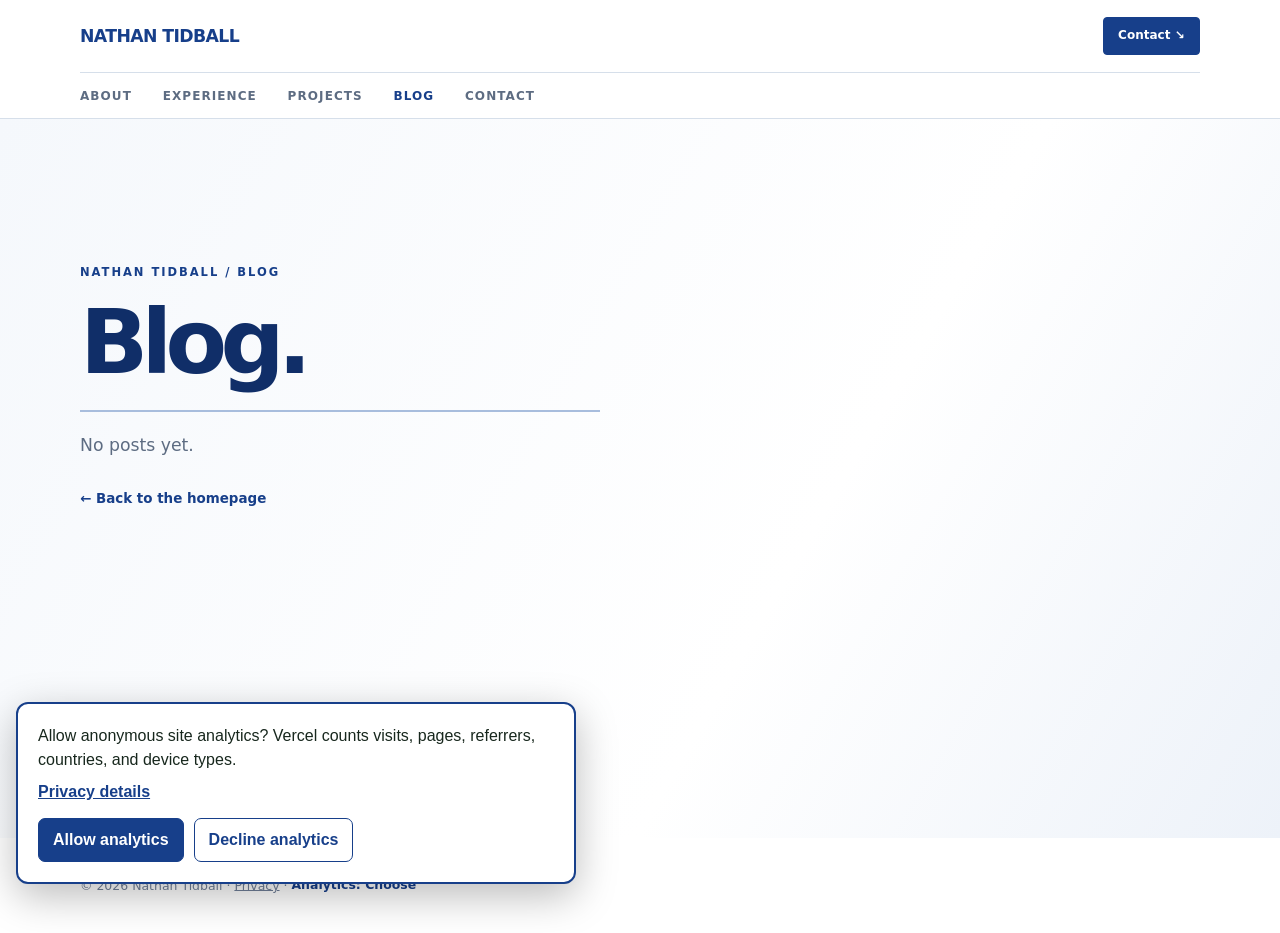
<file: blog/index.html>
<!doctype html>
<html lang="en">
<head>
  <meta charset="utf-8">
  <meta name="viewport" content="width=device-width, initial-scale=1">
  <meta name="robots" content="noindex,follow">
  <meta name="referrer" content="strict-origin-when-cross-origin">
  <title>Blog | Nathan Tidball</title>
  <link rel="icon" href="/favicon.svg?v=2" type="image/svg+xml">
  <link rel="stylesheet" href="/assets/analytics/choice.css">
  <script defer src="/assets/analytics/choice.js" data-analytics-hosts="nathantidball.com,www.nathantidball.com"></script>
  <style>
    :root { color-scheme: light; --analytics-accent: #173f8a; --blue: #173f8a; --blue-dark: #102e68; --ink: #17243a; --muted: #5d6c82; --line: #d6dfea; --soft-blue: #eaf0fa; --max: 1120px; }
    * { box-sizing: border-box; }
    body { margin: 0; color: var(--ink); background: #fff; font: 16px/1.65 Inter, ui-sans-serif, system-ui, -apple-system, BlinkMacSystemFont, "Segoe UI", sans-serif; }
    a { color: inherit; }
    :focus-visible { outline: 3px solid #5886d4; outline-offset: 4px; }
    .skip { position: fixed; top: -5rem; left: 1rem; z-index: 10; padding: .7rem 1rem; background: #fff; color: var(--blue); }
    .skip:focus { top: 1rem; }
    .wrap { width: min(var(--max), calc(100% - 3rem)); margin-inline: auto; }
    .site-header { border-bottom: 1px solid var(--line); background: #fff; }
    .nav { display: flex; flex-direction: column; }
    .nav-top { min-height: 72px; display: flex; align-items: center; justify-content: space-between; gap: 1rem; }
    .brand { color: var(--blue); text-decoration: none; font-size: 1.08rem; font-weight: 800; letter-spacing: -.035em; white-space: nowrap; }
    .header-contact { display: inline-flex; align-items: center; justify-content: center; min-height: 38px; padding: .45rem .9rem; border: 1px solid var(--blue); border-radius: 4px; background: var(--blue); color: #fff; text-decoration: none; font-size: .75rem; font-weight: 800; white-space: nowrap; }
    .header-contact:hover { background: var(--blue-dark); }
    .nav-links { min-height: 46px; display: flex; gap: clamp(.8rem, 2.4vw, 2rem); align-items: center; list-style: none; margin: 0; padding: 0; border-top: 1px solid var(--line); }
    .nav-links a { text-decoration: none; color: var(--muted); font-size: .75rem; font-weight: 750; letter-spacing: .09em; }
    .nav-links a:hover, .nav-links a[aria-current="page"] { color: var(--blue); }
    main { min-height: calc(100vh - 181px); padding: clamp(5rem, 12vw, 9rem) 0; background: linear-gradient(120deg, #f5f8fc, #fff 62%, #edf2f9); }
    .eyebrow { margin: 0 0 1rem; color: var(--blue); font-size: .72rem; font-weight: 800; letter-spacing: .17em; text-transform: uppercase; }
    h1 { margin: 0; color: var(--blue-dark); font-size: clamp(3.3rem, 7vw, 6.3rem); font-weight: 800; letter-spacing: -.075em; line-height: 1; }
    .empty-note { max-width: 520px; margin: 1.4rem 0 0; padding-top: 1.2rem; border-top: 2px solid #a8bddd; color: var(--muted); font-size: 1.08rem; }
    .back-link { display: inline-block; margin-top: 1.8rem; color: var(--blue); font-size: .84rem; font-weight: 800; text-decoration: none; }
    .back-link:hover { text-decoration: underline; text-underline-offset: 3px; }
    footer { padding: 1.6rem 0; color: #718099; font-size: .78rem; }
    footer button { min-height: 44px; padding: 0; border: 0; background: none; color: var(--blue); font: inherit; font-weight: 700; cursor: pointer; }
    @media (max-width: 720px) {
      .wrap { width: min(var(--max), calc(100% - 2rem)); }
      .nav-top { min-height: 62px; gap: .5rem; }
      .brand { font-size: .96rem; }
      .header-contact { min-height: 34px; padding: .35rem .7rem; font-size: .65rem; }
      .nav-links { width: 100%; min-height: 42px; justify-content: space-between; gap: .3rem; }
      .nav-links a { font-size: .64rem; letter-spacing: .045em; }
    }
    @media (max-width: 390px) {
      .nav-top { align-items: flex-start; flex-direction: column; }
      .header-contact { width: 100%; }
    }
  </style>
</head>
<body>
  <a class="skip" href="#main">Skip to content</a>
  <header class="site-header">
    <nav class="nav wrap" aria-label="Main navigation">
      <div class="nav-top">
        <a class="brand" href="/">NATHAN TIDBALL</a>
        <a class="header-contact" href="/#contact">Contact ↘</a>
      </div>
      <ul class="nav-links">
        <li><a href="/#about">ABOUT</a></li>
        <li><a href="/#experience">EXPERIENCE</a></li>
        <li><a href="/#projects">PROJECTS</a></li>
        <li><a href="/blog/" aria-current="page">BLOG</a></li>
        <li><a href="/#contact">CONTACT</a></li>
      </ul>
    </nav>
  </header>
  <main id="main">
    <div class="wrap">
      <p class="eyebrow">Nathan Tidball / Blog</p>
      <h1>Blog.</h1>
      <p class="empty-note">No posts yet.</p>
      <a class="back-link" href="/">← Back to the homepage</a>
    </div>
  </main>
  <footer><div class="wrap">© 2026 Nathan Tidball · <a href="/privacy/">Privacy</a> · <button type="button" data-analytics-settings>Analytics: Choose</button></div></footer>
</body>
</html>
</file>
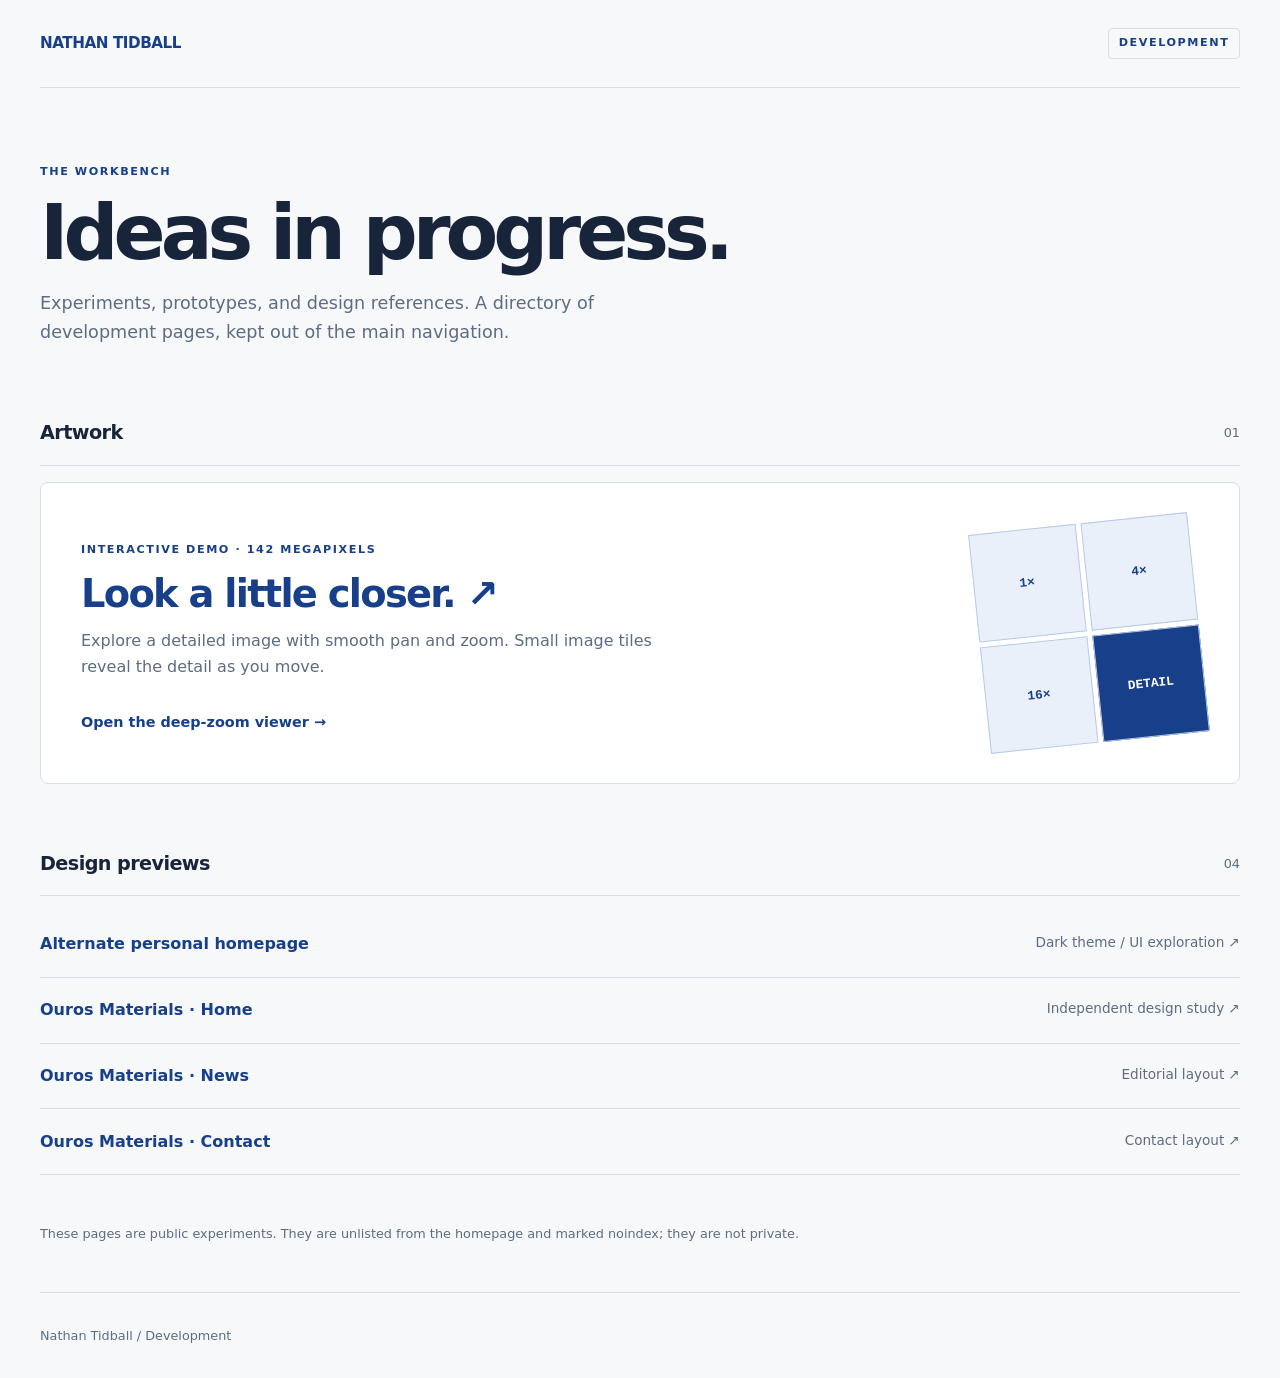
<file: dev/index.html>
<!doctype html>
<html lang="en">
<head>
  <meta charset="utf-8">
  <meta name="viewport" content="width=device-width, initial-scale=1">
  <meta name="robots" content="noindex,nofollow">
  <meta name="referrer" content="strict-origin-when-cross-origin">
  <meta http-equiv="Content-Security-Policy" content="default-src 'none'; style-src 'self'; img-src 'self'; base-uri 'none'; form-action 'none'">
  <title>Dev | Nathan Tidball</title>
  <link rel="icon" href="/favicon.svg" type="image/svg+xml">
  <link rel="stylesheet" href="/dev/styles.css">
</head>
<body>
  <a class="skip" href="#main">Skip to content</a>
  <header class="wrap topbar"><a class="brand" href="/">NATHAN TIDBALL</a><span class="tag">DEVELOPMENT</span></header>
  <main id="main" class="wrap">
    <div class="intro"><p class="eyebrow">The workbench</p><h1>Ideas in progress.</h1><p class="lede">Experiments, prototypes, and design references. A directory of development pages, kept out of the main navigation.</p></div>
    <section aria-labelledby="artwork-heading">
      <div class="section-heading"><h2 id="artwork-heading">Artwork</h2><span>01</span></div>
      <a class="feature-card" href="/dev/artwork/">
        <div><p class="eyebrow">Interactive demo · 142 megapixels</p><h3>Look a little closer. <span aria-hidden="true">↗</span></h3><p>Explore a detailed image with smooth pan and zoom. Small image tiles reveal the detail as you move.</p><span class="text-link">Open the deep-zoom viewer →</span></div>
        <div class="tile-art" aria-hidden="true"><span>1×</span><span>4×</span><span>16×</span><span>DETAIL</span></div>
      </a>
    </section>
    <section aria-labelledby="design-heading">
      <div class="section-heading"><h2 id="design-heading">Design previews</h2><span>04</span></div>
      <ul class="page-list">
        <li><a href="/ui/"><strong>Alternate personal homepage</strong><span>Dark theme / UI exploration ↗</span></a></li>
        <li><a href="/web-templates/ouros-materials/"><strong>Ouros Materials · Home</strong><span>Independent design study ↗</span></a></li>
        <li><a href="/web-templates/ouros-materials/news.html"><strong>Ouros Materials · News</strong><span>Editorial layout ↗</span></a></li>
        <li><a href="/web-templates/ouros-materials/contact.html"><strong>Ouros Materials · Contact</strong><span>Contact layout ↗</span></a></li>
      </ul>
    </section>
    <p class="footnote">These pages are public experiments. They are unlisted from the homepage and marked noindex; they are not private.</p>
  </main>
  <footer class="wrap">Nathan Tidball / Development</footer>
</body>
</html>
</file>
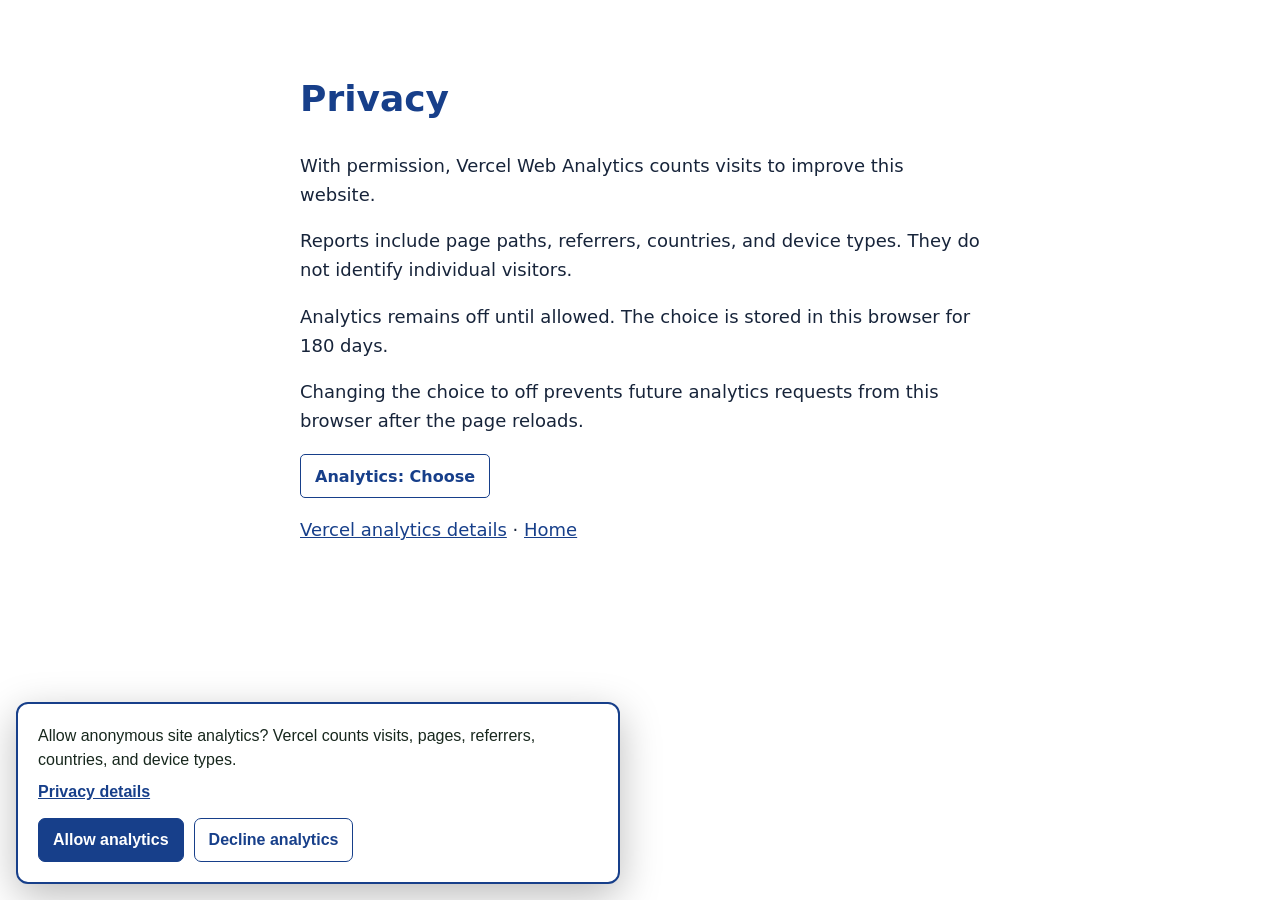
<file: privacy/index.html>
<!doctype html>
<html lang="en">
<head>
  <meta charset="utf-8">
  <meta name="viewport" content="width=device-width, initial-scale=1">
  <meta http-equiv="Content-Security-Policy" content="default-src 'none'; script-src 'self'; connect-src 'self'; style-src 'self' 'unsafe-inline'; base-uri 'none'; form-action 'none'">
  <link rel="canonical" href="https://nathantidball.com/privacy/">
  <title>Privacy | Nathan Tidball</title>
  <link rel="stylesheet" href="/assets/analytics/choice.css">
  <script defer src="/assets/analytics/choice.js" data-analytics-hosts="nathantidball.com,www.nathantidball.com"></script>
  <style>
    :root { --analytics-accent: #173f8a; }
    body { margin: 0; background: #fff; color: #17243a; font: 18px/1.6 system-ui, sans-serif; }
    main { width: min(680px, calc(100% - 40px)); margin: 70px auto; }
    h1 { color: #173f8a; }
    a { color: #173f8a; }
    button { min-height: 44px; padding: 8px 14px; border: 1px solid #173f8a; border-radius: 5px; background: #fff; color: #173f8a; font: 700 16px system-ui, sans-serif; cursor: pointer; }
  </style>
</head>
<body>
  <main>
    <h1>Privacy</h1>
    <p>With permission, Vercel Web Analytics counts visits to improve this website.</p>
    <p>Reports include page paths, referrers, countries, and device types. They do not identify individual visitors.</p>
    <p>Analytics remains off until allowed. The choice is stored in this browser for 180 days.</p>
    <p>Changing the choice to off prevents future analytics requests from this browser after the page reloads.</p>
    <button type="button" data-analytics-settings>Analytics: Choose</button>
    <p><a href="https://vercel.com/docs/analytics/privacy-policy">Vercel analytics details</a> · <a href="/">Home</a></p>
  </main>
</body>
</html>
</file>
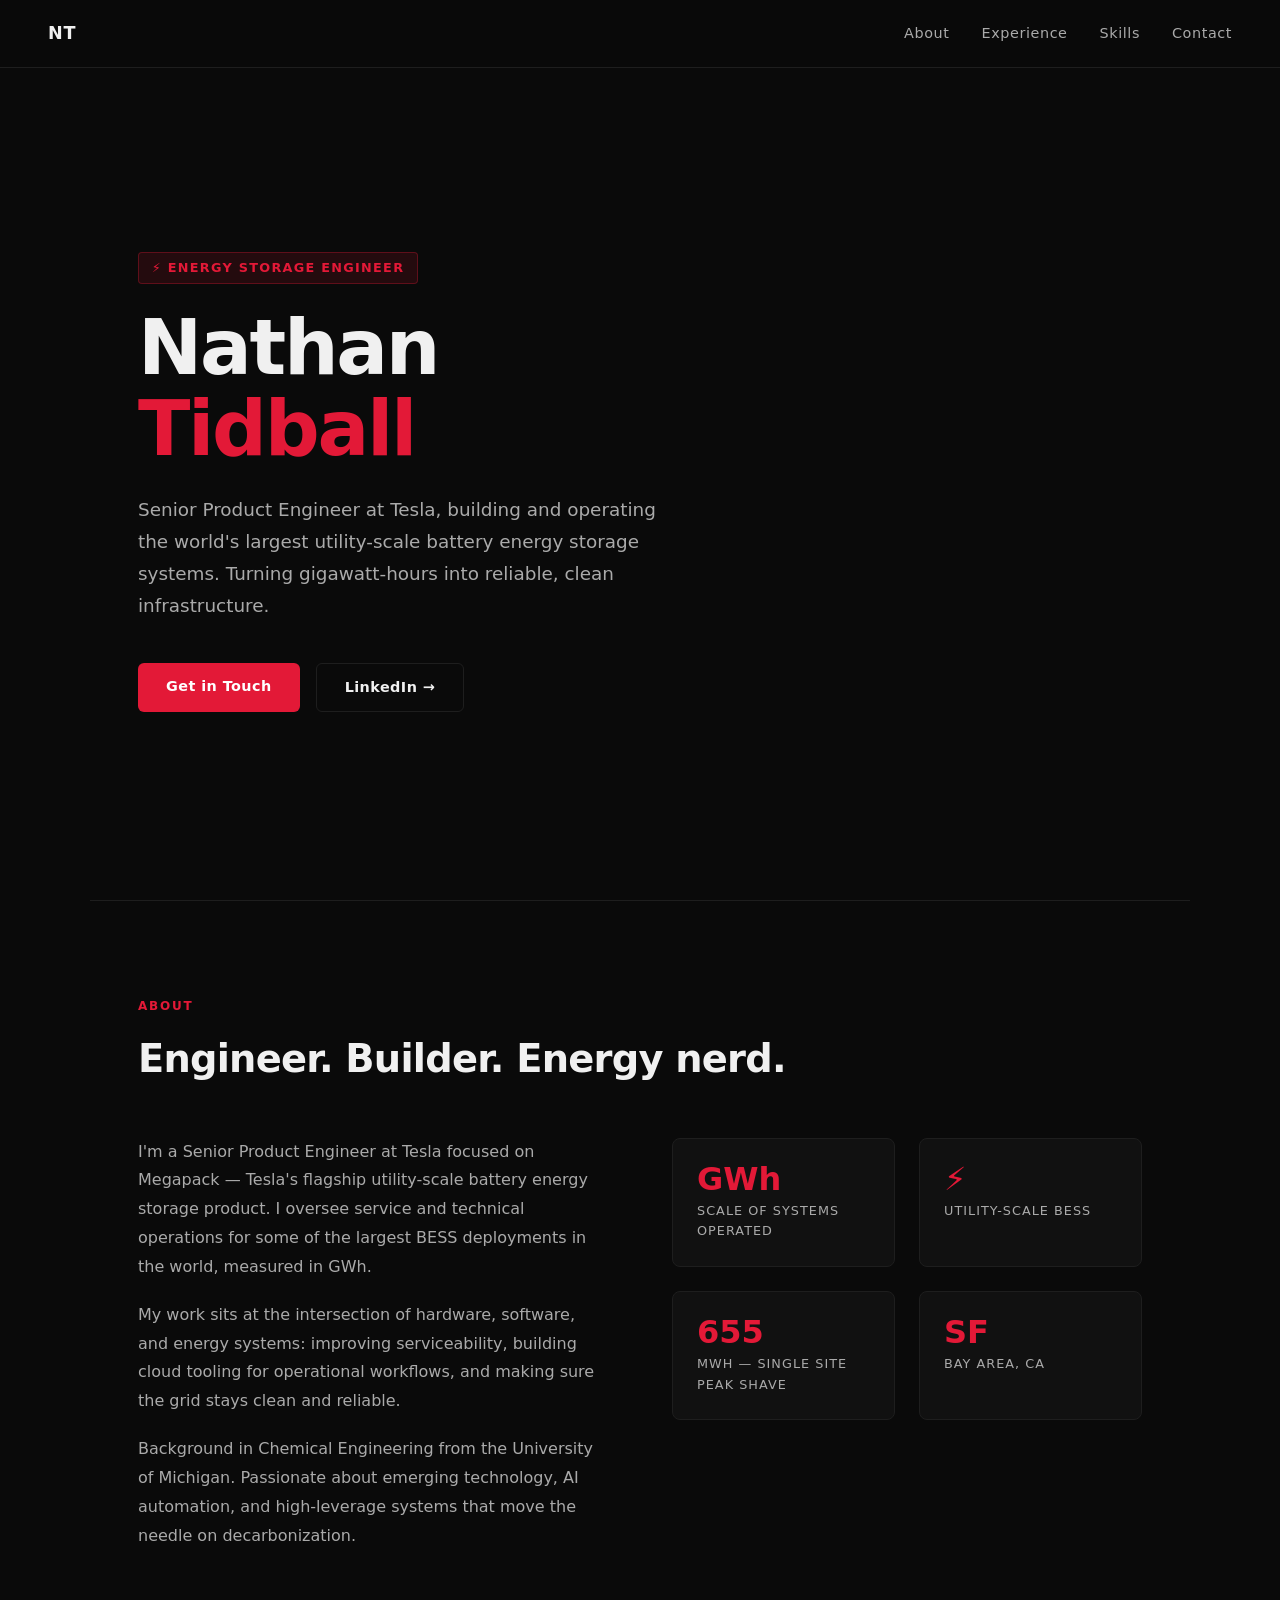
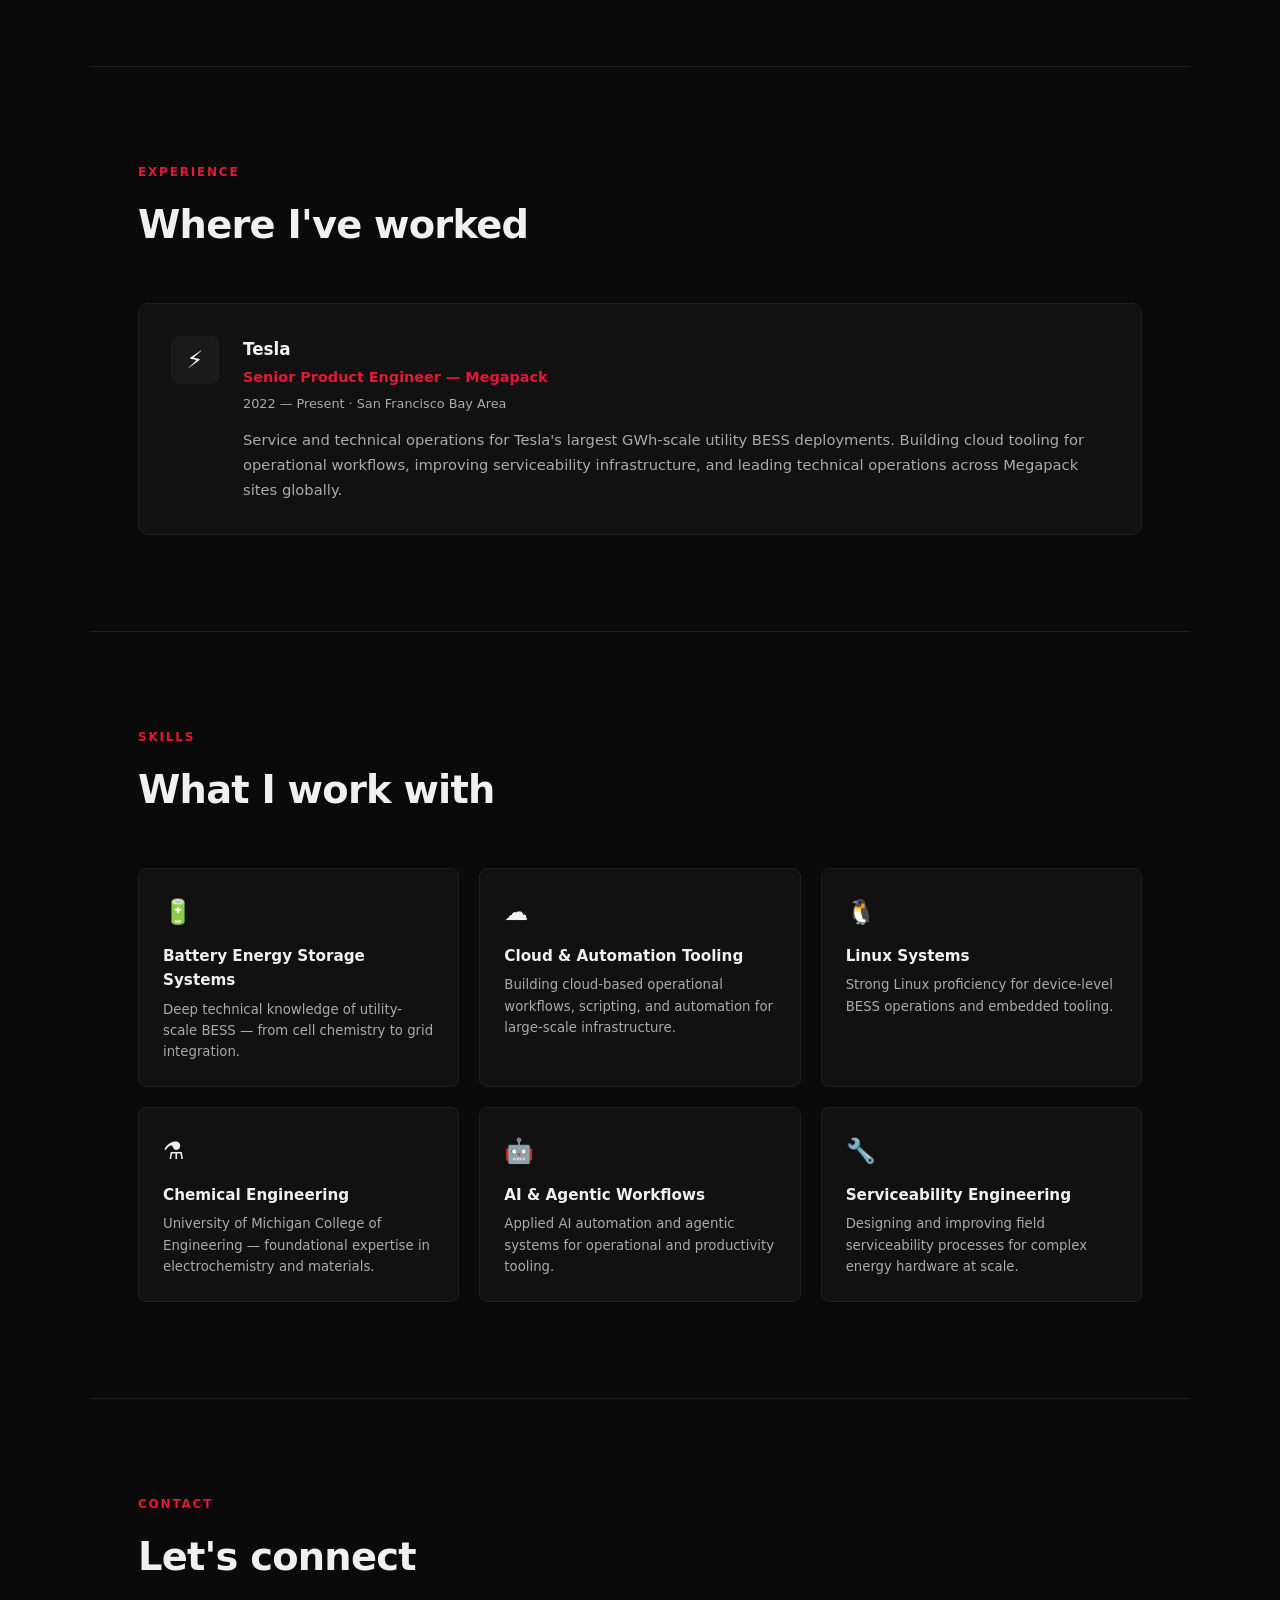
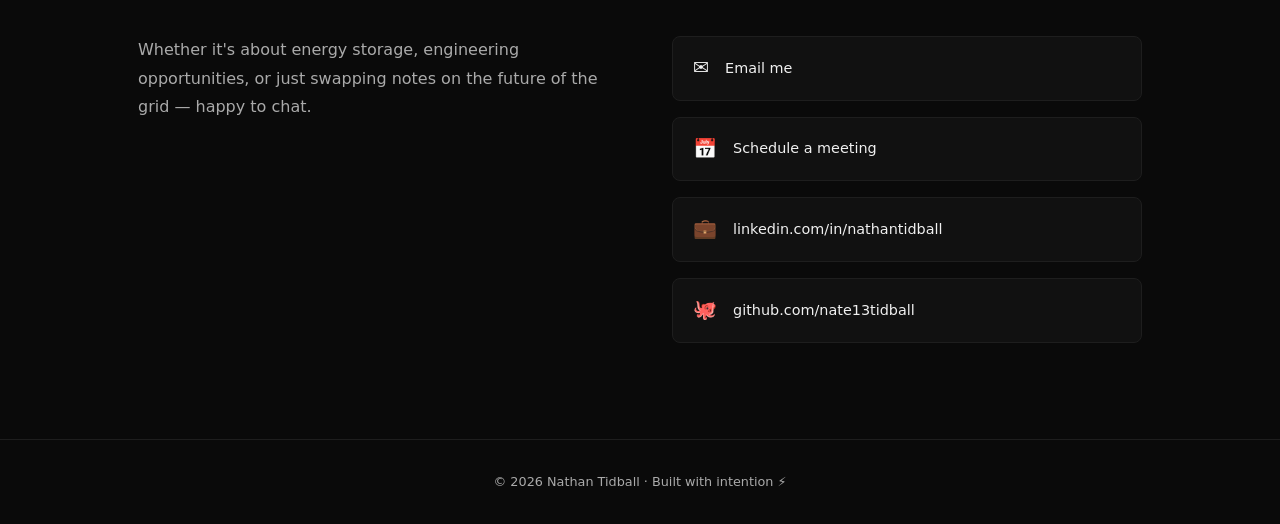
<file: ui/index.html>
<!DOCTYPE html>
<html lang="en">
<head>
  <meta charset="UTF-8" />
  <meta name="viewport" content="width=device-width, initial-scale=1.0" />
  <title>Nathan Tidball | Energy Storage Engineer</title>
  <meta name="description" content="Nathan Tidball’s personal website: utility-scale battery energy storage, engineering, Linux, and automation. Email Nathan or schedule a meeting." />
  <link rel="canonical" href="https://nathantidball.com/ui/" />
  <meta name="referrer" content="strict-origin-when-cross-origin" />
  <meta http-equiv="Content-Security-Policy" content="default-src 'none'; style-src 'unsafe-inline'; img-src 'self' data:; base-uri 'none'; form-action 'none'; upgrade-insecure-requests" />
  <meta property="og:type" content="website" />
  <meta property="og:title" content="Nathan Tidball | Energy Storage Engineer" />
  <meta property="og:description" content="Battery energy storage, engineering, Linux, and automation." />
  <meta property="og:url" content="https://nathantidball.com/ui/" />
  <link rel="icon" href="/favicon.svg" type="image/svg+xml" />
  <style>
    :root {
      --bg: #0a0a0a;
      --surface: #111111;
      --border: #1e1e1e;
      --accent: #e31937;
      --text: #f0f0f0;
      --muted: #aaa;
      --font: 'Inter', system-ui, -apple-system, sans-serif;
    }

    * { margin: 0; padding: 0; box-sizing: border-box; }

    html { scroll-behavior: smooth; scroll-padding-top: 6rem; }
    :focus-visible { outline: 3px solid #fff; outline-offset: 5px; }
    .skip-link { position: fixed; top: -5rem; left: 1rem; z-index: 200; background: #fff; color: #000; padding: 0.75rem; }
    .skip-link:focus { top: 1rem; }
    @media (prefers-reduced-motion: reduce) {
      html { scroll-behavior: auto; }
      *, *::before, *::after { transition: none !important; }
    }

    body {
      background: var(--bg);
      color: var(--text);
      font-family: var(--font);
      line-height: 1.6;
      min-height: 100vh;
    }

    /* NAV */
    nav {
      position: fixed;
      top: 0; left: 0; right: 0;
      z-index: 100;
      display: flex;
      justify-content: space-between;
      align-items: center;
      padding: 1.2rem 3rem;
      background: rgba(10,10,10,0.85);
      backdrop-filter: blur(12px);
      border-bottom: 1px solid var(--border);
    }

    nav .logo {
      font-weight: 700;
      font-size: 1.1rem;
      letter-spacing: 0.05em;
      color: var(--text);
      text-decoration: none;
    }

    nav ul {
      list-style: none;
      display: flex;
      gap: 2rem;
    }

    nav ul a {
      color: var(--muted);
      text-decoration: none;
      font-size: 0.9rem;
      letter-spacing: 0.04em;
      transition: color 0.2s;
    }

    nav ul a:hover { color: var(--text); }

    /* HERO */
    #hero {
      min-height: 100vh;
      display: flex;
      align-items: center;
      padding: 8rem 3rem 4rem;
      max-width: 1100px;
      margin: 0 auto;
    }

    .hero-content {
      max-width: 680px;
    }

    .hero-tag {
      display: inline-block;
      background: rgba(227,25,55,0.12);
      color: var(--accent);
      border: 1px solid rgba(227,25,55,0.3);
      padding: 0.3rem 0.8rem;
      border-radius: 4px;
      font-size: 0.8rem;
      font-weight: 600;
      letter-spacing: 0.1em;
      text-transform: uppercase;
      margin-bottom: 1.5rem;
    }

    h1 {
      font-size: clamp(2.8rem, 6vw, 5rem);
      font-weight: 800;
      line-height: 1.05;
      letter-spacing: -0.03em;
      margin-bottom: 1.5rem;
    }

    h1 span { color: var(--accent); }

    .hero-desc {
      font-size: 1.15rem;
      color: var(--muted);
      max-width: 520px;
      margin-bottom: 2.5rem;
      line-height: 1.75;
    }

    .hero-actions {
      display: flex;
      gap: 1rem;
      flex-wrap: wrap;
    }

    .btn {
      padding: 0.75rem 1.75rem;
      border-radius: 6px;
      font-size: 0.9rem;
      font-weight: 600;
      text-decoration: none;
      letter-spacing: 0.03em;
      transition: all 0.2s;
      cursor: pointer;
      border: none;
    }

    .btn-primary {
      background: var(--accent);
      color: #fff;
    }

    .btn-primary:hover { background: #c01530; transform: translateY(-1px); }

    .btn-outline {
      background: transparent;
      color: var(--text);
      border: 1px solid var(--border);
    }

    .btn-outline:hover { border-color: var(--muted); transform: translateY(-1px); }

    /* SECTIONS */
    section {
      max-width: 1100px;
      margin: 0 auto;
      padding: 6rem 3rem;
      border-top: 1px solid var(--border);
    }

    .section-label {
      font-size: 0.75rem;
      font-weight: 700;
      letter-spacing: 0.15em;
      text-transform: uppercase;
      color: var(--accent);
      margin-bottom: 0.75rem;
    }

    .section-title {
      font-size: clamp(1.8rem, 3vw, 2.5rem);
      font-weight: 700;
      letter-spacing: -0.02em;
      margin-bottom: 3rem;
    }

    /* ABOUT */
    .about-grid {
      display: grid;
      grid-template-columns: 1fr 1fr;
      gap: 4rem;
      align-items: start;
    }

    .about-text p {
      color: var(--muted);
      line-height: 1.8;
      margin-bottom: 1.2rem;
      font-size: 1rem;
    }

    .stats {
      display: grid;
      grid-template-columns: 1fr 1fr;
      gap: 1.5rem;
    }

    .stat-card {
      background: var(--surface);
      border: 1px solid var(--border);
      border-radius: 8px;
      padding: 1.5rem;
    }

    .stat-number {
      font-size: 2rem;
      font-weight: 800;
      color: var(--accent);
      line-height: 1;
      margin-bottom: 0.4rem;
    }

    .stat-label {
      font-size: 0.8rem;
      color: var(--muted);
      text-transform: uppercase;
      letter-spacing: 0.08em;
    }

    /* EXPERIENCE */
    .exp-list { display: flex; flex-direction: column; gap: 1.5rem; }

    .exp-card {
      background: var(--surface);
      border: 1px solid var(--border);
      border-radius: 10px;
      padding: 2rem;
      display: grid;
      grid-template-columns: auto 1fr;
      gap: 1.5rem;
      align-items: start;
      transition: border-color 0.2s;
    }

    .exp-card:hover { border-color: #333; }

    .exp-logo {
      width: 48px;
      height: 48px;
      border-radius: 8px;
      background: #1a1a1a;
      display: flex;
      align-items: center;
      justify-content: center;
      font-size: 1.5rem;
      flex-shrink: 0;
    }

    .exp-company {
      font-weight: 700;
      font-size: 1.05rem;
      margin-bottom: 0.2rem;
    }

    .exp-role {
      color: var(--accent);
      font-size: 0.9rem;
      font-weight: 600;
      margin-bottom: 0.3rem;
    }

    .exp-period {
      color: var(--muted);
      font-size: 0.8rem;
      margin-bottom: 0.75rem;
    }

    .exp-desc {
      color: var(--muted);
      font-size: 0.92rem;
      line-height: 1.7;
    }

    /* SKILLS */
    .skills-grid {
      display: grid;
      grid-template-columns: repeat(auto-fill, minmax(min(280px, 100%), 1fr));
      gap: 1.25rem;
    }

    .skill-card {
      background: var(--surface);
      border: 1px solid var(--border);
      border-radius: 8px;
      padding: 1.5rem;
    }

    .skill-icon { font-size: 1.5rem; margin-bottom: 0.75rem; }

    .skill-name {
      font-weight: 700;
      font-size: 0.95rem;
      margin-bottom: 0.4rem;
    }

    .skill-desc {
      color: var(--muted);
      font-size: 0.83rem;
      line-height: 1.6;
    }

    /* CONTACT */
    .contact-grid {
      display: grid;
      grid-template-columns: 1fr 1fr;
      gap: 4rem;
      align-items: start;
    }

    .contact-text p {
      color: var(--muted);
      line-height: 1.8;
      margin-bottom: 1.5rem;
    }

    .contact-links { display: flex; flex-direction: column; gap: 1rem; }

    .contact-link {
      display: flex;
      align-items: center;
      gap: 1rem;
      padding: 1rem 1.25rem;
      background: var(--surface);
      border: 1px solid var(--border);
      border-radius: 8px;
      text-decoration: none;
      color: var(--text);
      font-size: 0.9rem;
      font-weight: 500;
      transition: all 0.2s;
    }

    .contact-link:hover {
      border-color: var(--accent);
      color: var(--accent);
    }

    .contact-link-icon { font-size: 1.2rem; }

    /* FOOTER */
    footer {
      text-align: center;
      padding: 2rem;
      color: var(--muted);
      font-size: 0.8rem;
      border-top: 1px solid var(--border);
    }

    /* RESPONSIVE */
    @media (max-width: 768px) {
      nav { padding: 1rem 1.5rem; }
      nav ul { display: none; }
      #hero { padding: 6rem 1.5rem 3rem; }
      section { padding: 4rem 1.5rem; }
      .about-grid, .contact-grid { grid-template-columns: 1fr; gap: 2.5rem; }
      .stats { grid-template-columns: 1fr 1fr; }
      .exp-card { grid-template-columns: 1fr; }
    }
  </style>
</head>
<body>
  <a class="skip-link" href="#main">Skip to content</a>

  <!-- NAV -->
  <nav aria-label="Main navigation">
    <a href="#hero" class="logo">NT</a>
    <ul>
      <li><a href="#about">About</a></li>
      <li><a href="#experience">Experience</a></li>
      <li><a href="#skills">Skills</a></li>
      <li><a href="#contact">Contact</a></li>
    </ul>
  </nav>

  <main id="main">
  <!-- HERO -->
  <div id="hero">
    <div class="hero-content">
      <div class="hero-tag">⚡ Energy Storage Engineer</div>
      <h1>Nathan<br /><span>Tidball</span></h1>
      <p class="hero-desc">
        Senior Product Engineer at Tesla, building and operating the world's largest utility-scale battery energy storage systems. Turning gigawatt-hours into reliable, clean infrastructure.
      </p>
      <div class="hero-actions">
        <a href="#contact" class="btn btn-primary">Get in Touch</a>
        <a href="https://linkedin.com/in/nathantidball" target="_blank" rel="noopener noreferrer" class="btn btn-outline">LinkedIn →</a>
      </div>
    </div>
  </div>

  <!-- ABOUT -->
  <section id="about">
    <div class="section-label">About</div>
    <h2 class="section-title">Engineer. Builder. Energy nerd.</h2>
    <div class="about-grid">
      <div class="about-text">
        <p>
          I'm a Senior Product Engineer at Tesla focused on Megapack — Tesla's flagship utility-scale battery energy storage product. I oversee service and technical operations for some of the largest BESS deployments in the world, measured in GWh.
        </p>
        <p>
          My work sits at the intersection of hardware, software, and energy systems: improving serviceability, building cloud tooling for operational workflows, and making sure the grid stays clean and reliable.
        </p>
        <p>
          Background in Chemical Engineering from the University of Michigan. Passionate about emerging technology, AI automation, and high-leverage systems that move the needle on decarbonization.
        </p>
      </div>
      <div class="stats">
        <div class="stat-card">
          <div class="stat-number">GWh</div>
          <div class="stat-label">Scale of systems operated</div>
        </div>
        <div class="stat-card">
          <div class="stat-number">⚡</div>
          <div class="stat-label">Utility-scale BESS</div>
        </div>
        <div class="stat-card">
          <div class="stat-number">655</div>
          <div class="stat-label">MWh — single site peak shave</div>
        </div>
        <div class="stat-card">
          <div class="stat-number">SF</div>
          <div class="stat-label">Bay Area, CA</div>
        </div>
      </div>
    </div>
  </section>

  <!-- EXPERIENCE -->
  <section id="experience">
    <div class="section-label">Experience</div>
    <h2 class="section-title">Where I've worked</h2>
    <div class="exp-list">
      <div class="exp-card">
        <div class="exp-logo">⚡</div>
        <div>
          <div class="exp-company">Tesla</div>
          <div class="exp-role">Senior Product Engineer — Megapack</div>
          <div class="exp-period">2022 — Present · San Francisco Bay Area</div>
          <div class="exp-desc">
            Service and technical operations for Tesla's largest GWh-scale utility BESS deployments. Building cloud tooling for operational workflows, improving serviceability infrastructure, and leading technical operations across Megapack sites globally.
          </div>
        </div>
      </div>
    </div>
  </section>

  <!-- SKILLS -->
  <section id="skills">
    <div class="section-label">Skills</div>
    <h2 class="section-title">What I work with</h2>
    <div class="skills-grid">
      <div class="skill-card">
        <div class="skill-icon">🔋</div>
        <div class="skill-name">Battery Energy Storage Systems</div>
        <div class="skill-desc">Deep technical knowledge of utility-scale BESS — from cell chemistry to grid integration.</div>
      </div>
      <div class="skill-card">
        <div class="skill-icon">☁️</div>
        <div class="skill-name">Cloud & Automation Tooling</div>
        <div class="skill-desc">Building cloud-based operational workflows, scripting, and automation for large-scale infrastructure.</div>
      </div>
      <div class="skill-card">
        <div class="skill-icon">🐧</div>
        <div class="skill-name">Linux Systems</div>
        <div class="skill-desc">Strong Linux proficiency for device-level BESS operations and embedded tooling.</div>
      </div>
      <div class="skill-card">
        <div class="skill-icon">⚗️</div>
        <div class="skill-name">Chemical Engineering</div>
        <div class="skill-desc">University of Michigan College of Engineering — foundational expertise in electrochemistry and materials.</div>
      </div>
      <div class="skill-card">
        <div class="skill-icon">🤖</div>
        <div class="skill-name">AI & Agentic Workflows</div>
        <div class="skill-desc">Applied AI automation and agentic systems for operational and productivity tooling.</div>
      </div>
      <div class="skill-card">
        <div class="skill-icon">🔧</div>
        <div class="skill-name">Serviceability Engineering</div>
        <div class="skill-desc">Designing and improving field serviceability processes for complex energy hardware at scale.</div>
      </div>
    </div>
  </section>

  <!-- CONTACT -->
  <section id="contact">
    <div class="section-label">Contact</div>
    <h2 class="section-title">Let's connect</h2>
    <div class="contact-grid">
      <div class="contact-text">
        <p>
          Whether it's about energy storage, engineering opportunities, or just swapping notes on the future of the grid — happy to chat.
        </p>
      </div>
      <div class="contact-links">
        <a href="mailto:nate.tidball@gmail.com" class="contact-link">
          <span class="contact-link-icon" aria-hidden="true">✉</span> Email me
        </a>
        <a href="/meet" target="_blank" rel="noopener noreferrer" class="contact-link">
          <span class="contact-link-icon" aria-hidden="true">📅</span> Schedule a meeting
        </a>
        <a href="https://linkedin.com/in/nathantidball" target="_blank" rel="noopener noreferrer" class="contact-link">
          <span class="contact-link-icon">💼</span> linkedin.com/in/nathantidball
        </a>
        <a href="https://github.com/nate13tidball" target="_blank" rel="noopener noreferrer" class="contact-link">
          <span class="contact-link-icon">🐙</span> github.com/nate13tidball
        </a>
      </div>
    </div>
  </section>

  </main>
  <footer>
    © 2026 Nathan Tidball · Built with intention ⚡
  </footer>

</body>
</html>
</file>
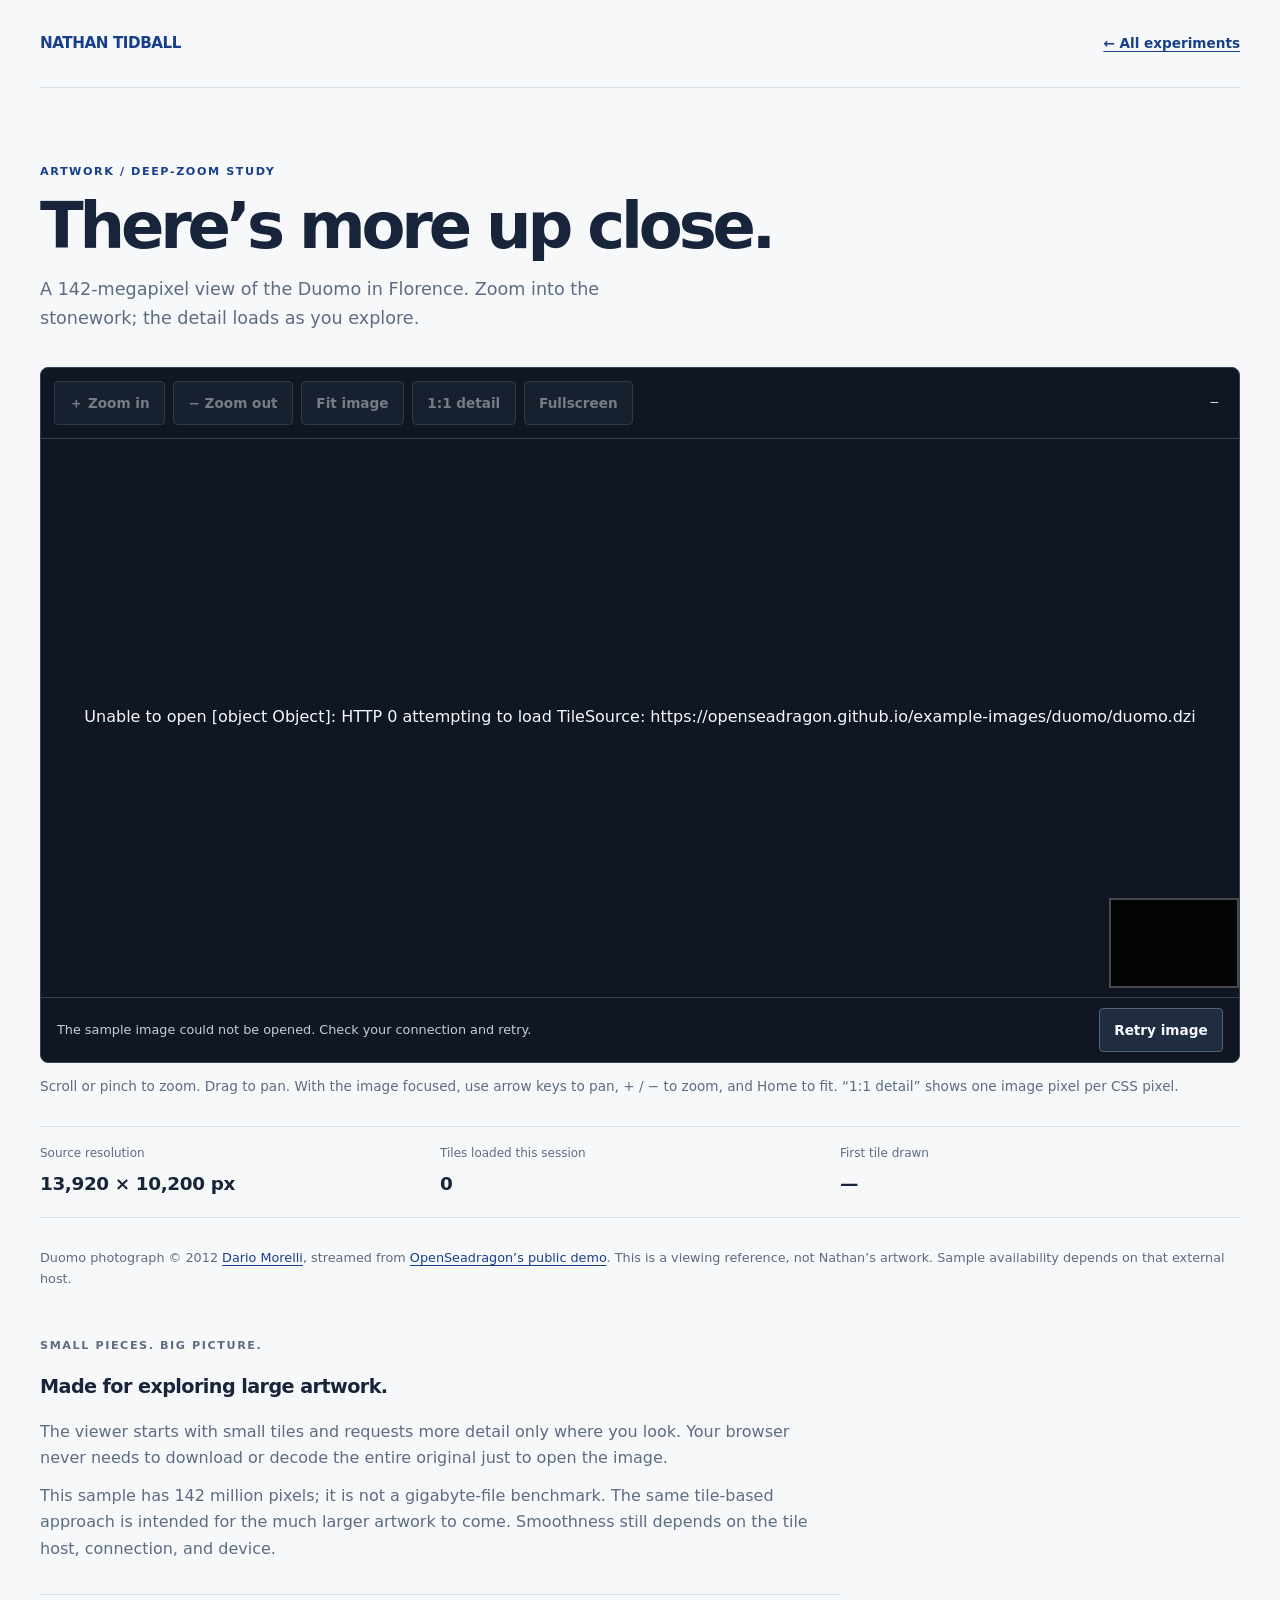
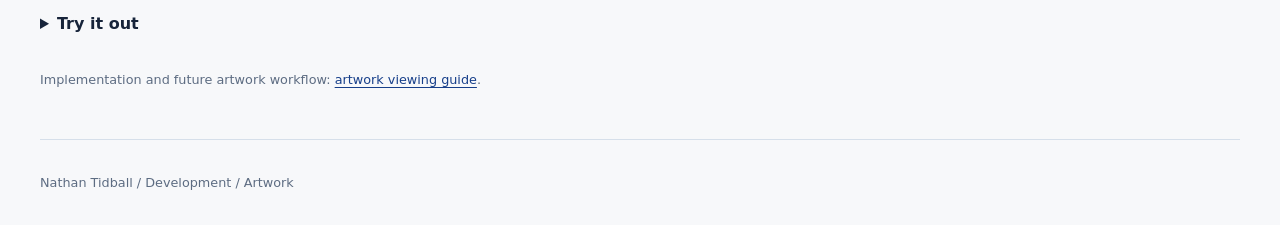
<file: dev/artwork/index.html>
<!doctype html>
<html lang="en">
<head>
  <meta charset="utf-8">
  <meta name="viewport" content="width=device-width, initial-scale=1">
  <meta name="robots" content="noindex,nofollow">
  <meta name="referrer" content="strict-origin-when-cross-origin">
  <meta http-equiv="Content-Security-Policy" content="default-src 'none'; script-src 'self'; style-src 'self' 'unsafe-inline'; img-src 'self' data: blob: https://openseadragon.github.io; connect-src 'self' https://openseadragon.github.io; base-uri 'none'; form-action 'none'">
  <title>Artwork deep zoom | Nathan Tidball</title>
  <link rel="icon" href="/favicon.svg" type="image/svg+xml">
  <link rel="stylesheet" href="/dev/styles.css">
  <script defer src="/assets/vendor/openseadragon/6.1.1/openseadragon.min.js"></script>
  <script defer src="/dev/artwork/viewer.js"></script>
</head>
<body>
  <a class="skip" href="#main">Skip to content</a>
  <header class="wrap topbar"><a class="brand" href="/">NATHAN TIDBALL</a><a class="back" href="/dev/">← All experiments</a></header>
  <main id="main" class="wrap">
    <div class="intro artwork-intro"><p class="eyebrow">Artwork / Deep-zoom study</p><h1>There’s more up close.</h1><p class="lede">A 142-megapixel view of the Duomo in Florence. Zoom into the stonework; the detail loads as you explore.</p></div>
    <section aria-label="Interactive artwork demo">
      <div class="viewer-stage" id="viewer-stage">
        <div class="toolbar" role="group" aria-label="Image controls">
          <button id="zoom-in" disabled aria-label="Zoom in">＋ Zoom in</button>
          <button id="zoom-out" disabled aria-label="Zoom out">− Zoom out</button>
          <button id="fit" disabled>Fit image</button>
          <button id="actual-size" disabled>1:1 detail</button>
          <button id="fullscreen" disabled>Fullscreen</button>
          <output id="zoom-readout" aria-label="Zoom relative to fitted image">—</output>
        </div>
        <div id="viewer" tabindex="0" role="region" aria-label="Zoomable photograph of Florence Cathedral" aria-describedby="viewer-help"></div>
        <div class="viewer-status"><p id="viewer-status" role="status">Loading the image…</p><button id="retry" hidden>Retry image</button></div>
      </div>
      <noscript><p>This interactive viewer needs JavaScript. <a href="https://openseadragon.github.io/">See the source image and viewer project.</a></p></noscript>
      <p class="help" id="viewer-help">Scroll or pinch to zoom. Drag to pan. With the image focused, use arrow keys to pan, + / − to zoom, and Home to fit. “1:1 detail” shows one image pixel per CSS pixel.</p>
      <dl class="stats">
        <div><dt>Source resolution</dt><dd id="resolution">13,920 × 10,200 px</dd></div>
        <div><dt>Tiles loaded this session</dt><dd id="tile-count">0</dd></div>
        <div><dt>First tile drawn</dt><dd id="first-draw">—</dd></div>
      </dl>
      <p class="footnote">Duomo photograph © 2012 <a href="https://www.flickr.com/photos/projectese/">Dario Morelli</a>, streamed from <a href="https://openseadragon.github.io/">OpenSeadragon’s public demo</a>. This is a viewing reference, not Nathan’s artwork. Sample availability depends on that external host.</p>
    </section>
    <section class="notes" aria-labelledby="how-heading">
      <p class="eyebrow">Small pieces. Big picture.</p><h2 id="how-heading">Made for exploring large artwork.</h2>
      <p>The viewer starts with small tiles and requests more detail only where you look. Your browser never needs to download or decode the entire original just to open the image.</p>
      <p>This sample has 142 million pixels; it is not a gigabyte-file benchmark. The same tile-based approach is intended for the much larger artwork to come. Smoothness still depends on the tile host, connection, and device.</p>
      <details><summary>Try it out</summary><ol><li>Let the overview appear, then choose <strong>1:1 detail</strong> to inspect the masonry.</li><li>Drag to a different area. Watch the loaded tile count increase as detail arrives.</li><li>Choose <strong>Fit image</strong>, then try fullscreen and keyboard navigation.</li><li>Try it on your phone. Pinch inside the image; scroll the page outside it.</li></ol><p>The first-tile timer measures one drawn tile, not a fully sharp viewport. The counter records tile-load events, not network bytes or total memory.</p></details>
      <p class="footnote">Implementation and future artwork workflow: <a href="/docs/artwork-viewing.md">artwork viewing guide</a>.</p>
    </section>
  </main>
  <footer class="wrap">Nathan Tidball / Development / Artwork</footer>
</body>
</html>
</file>
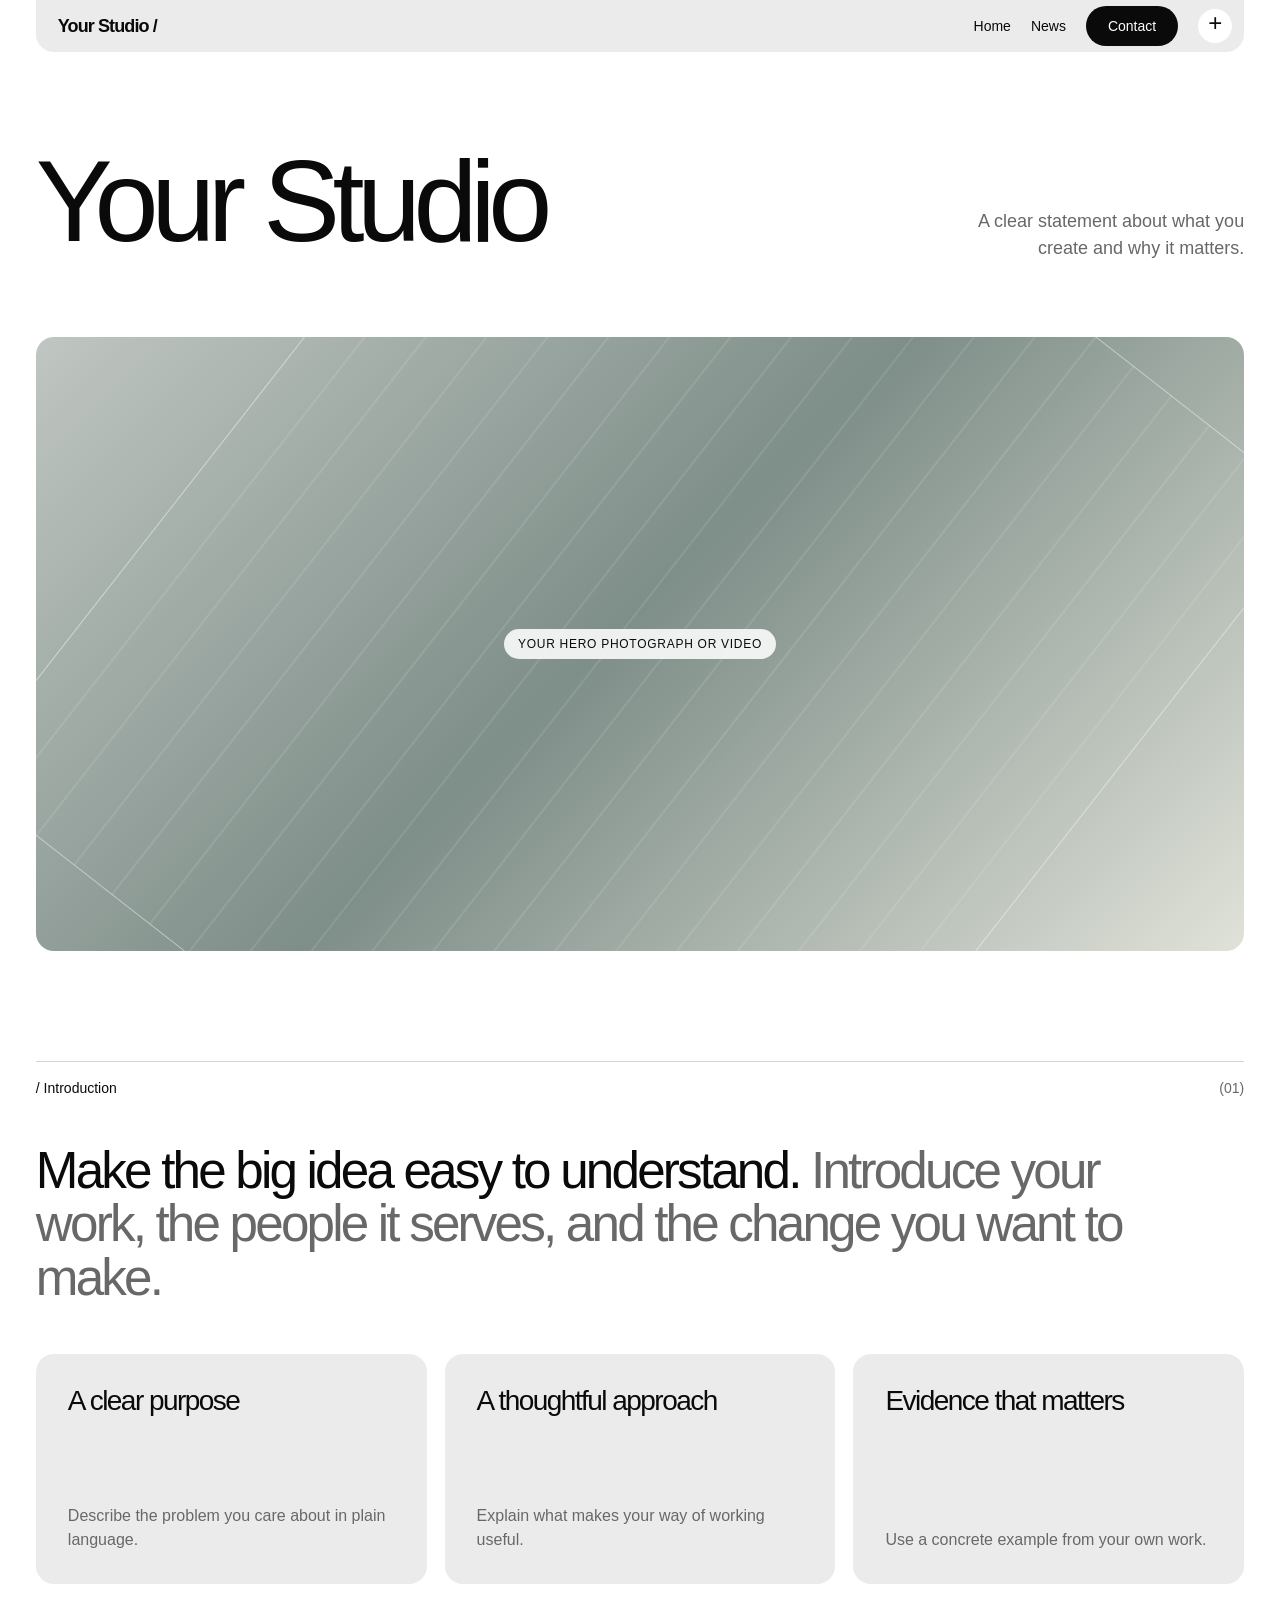
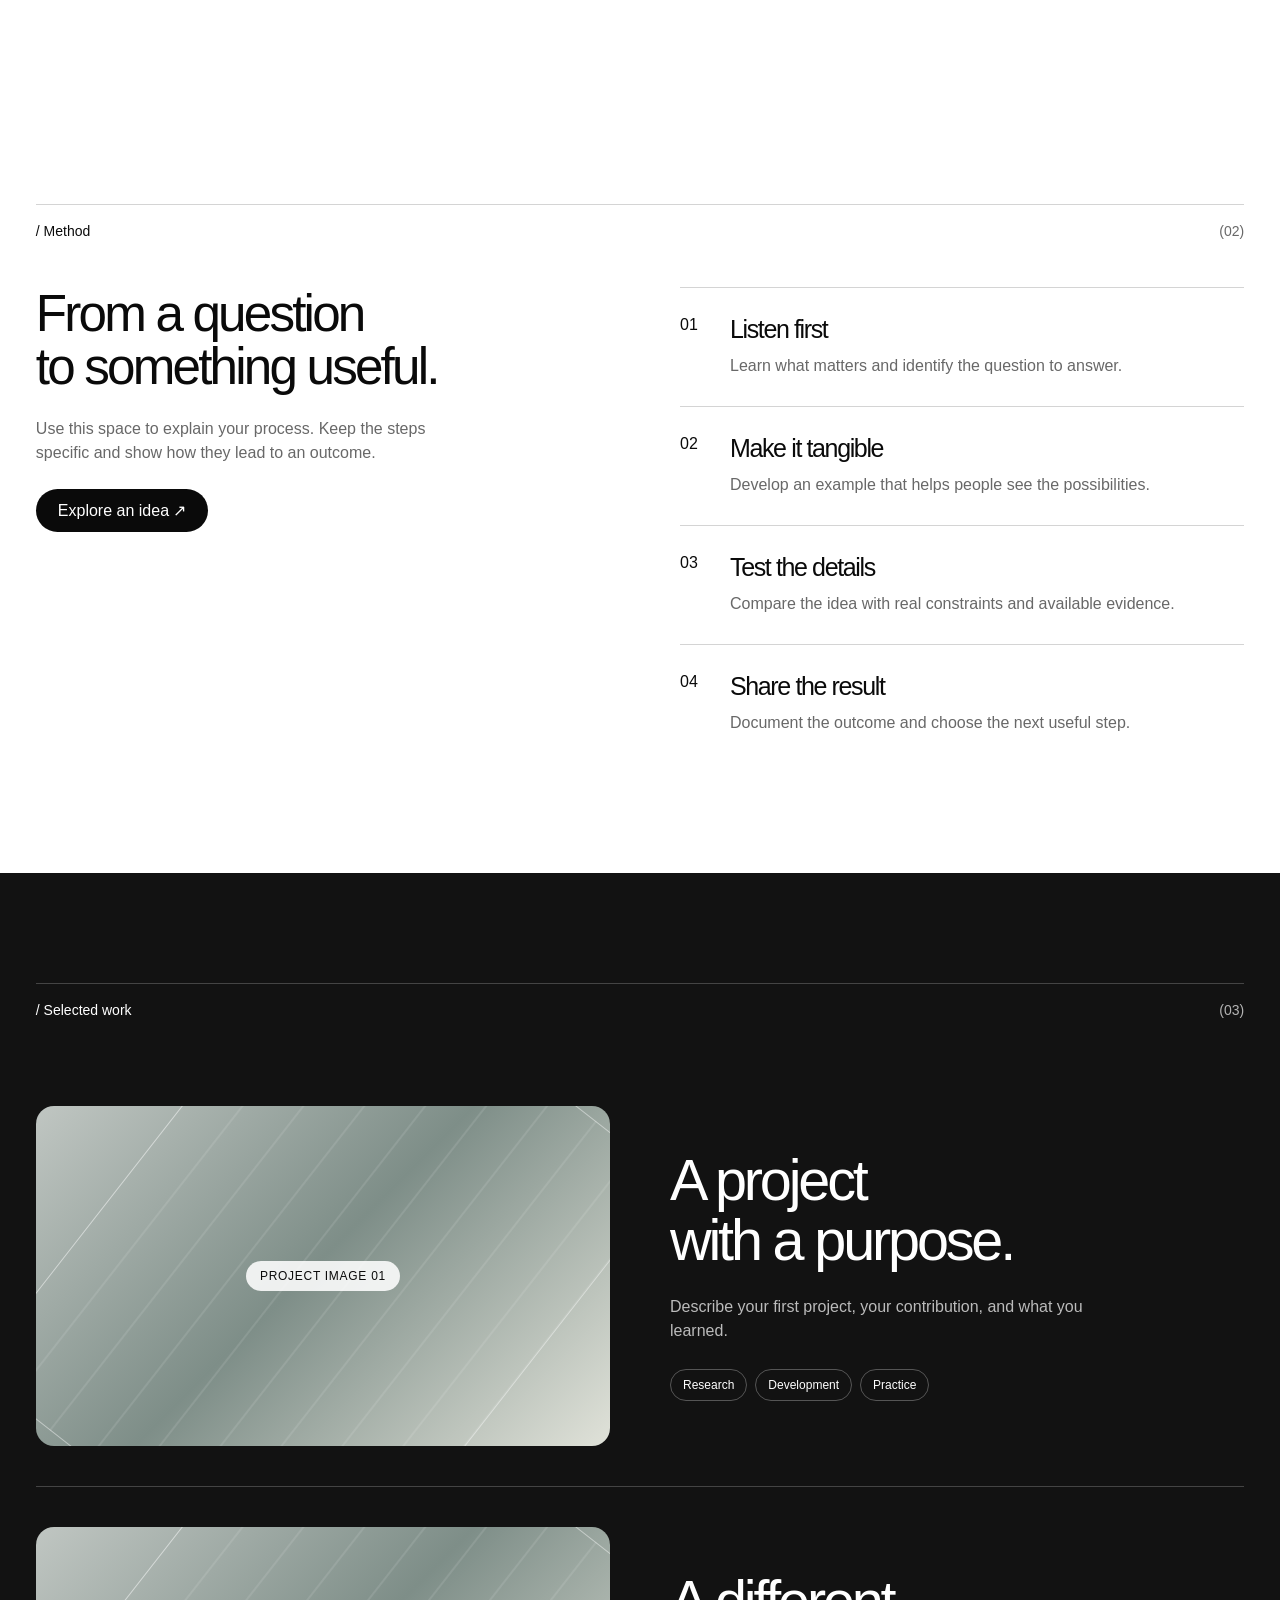
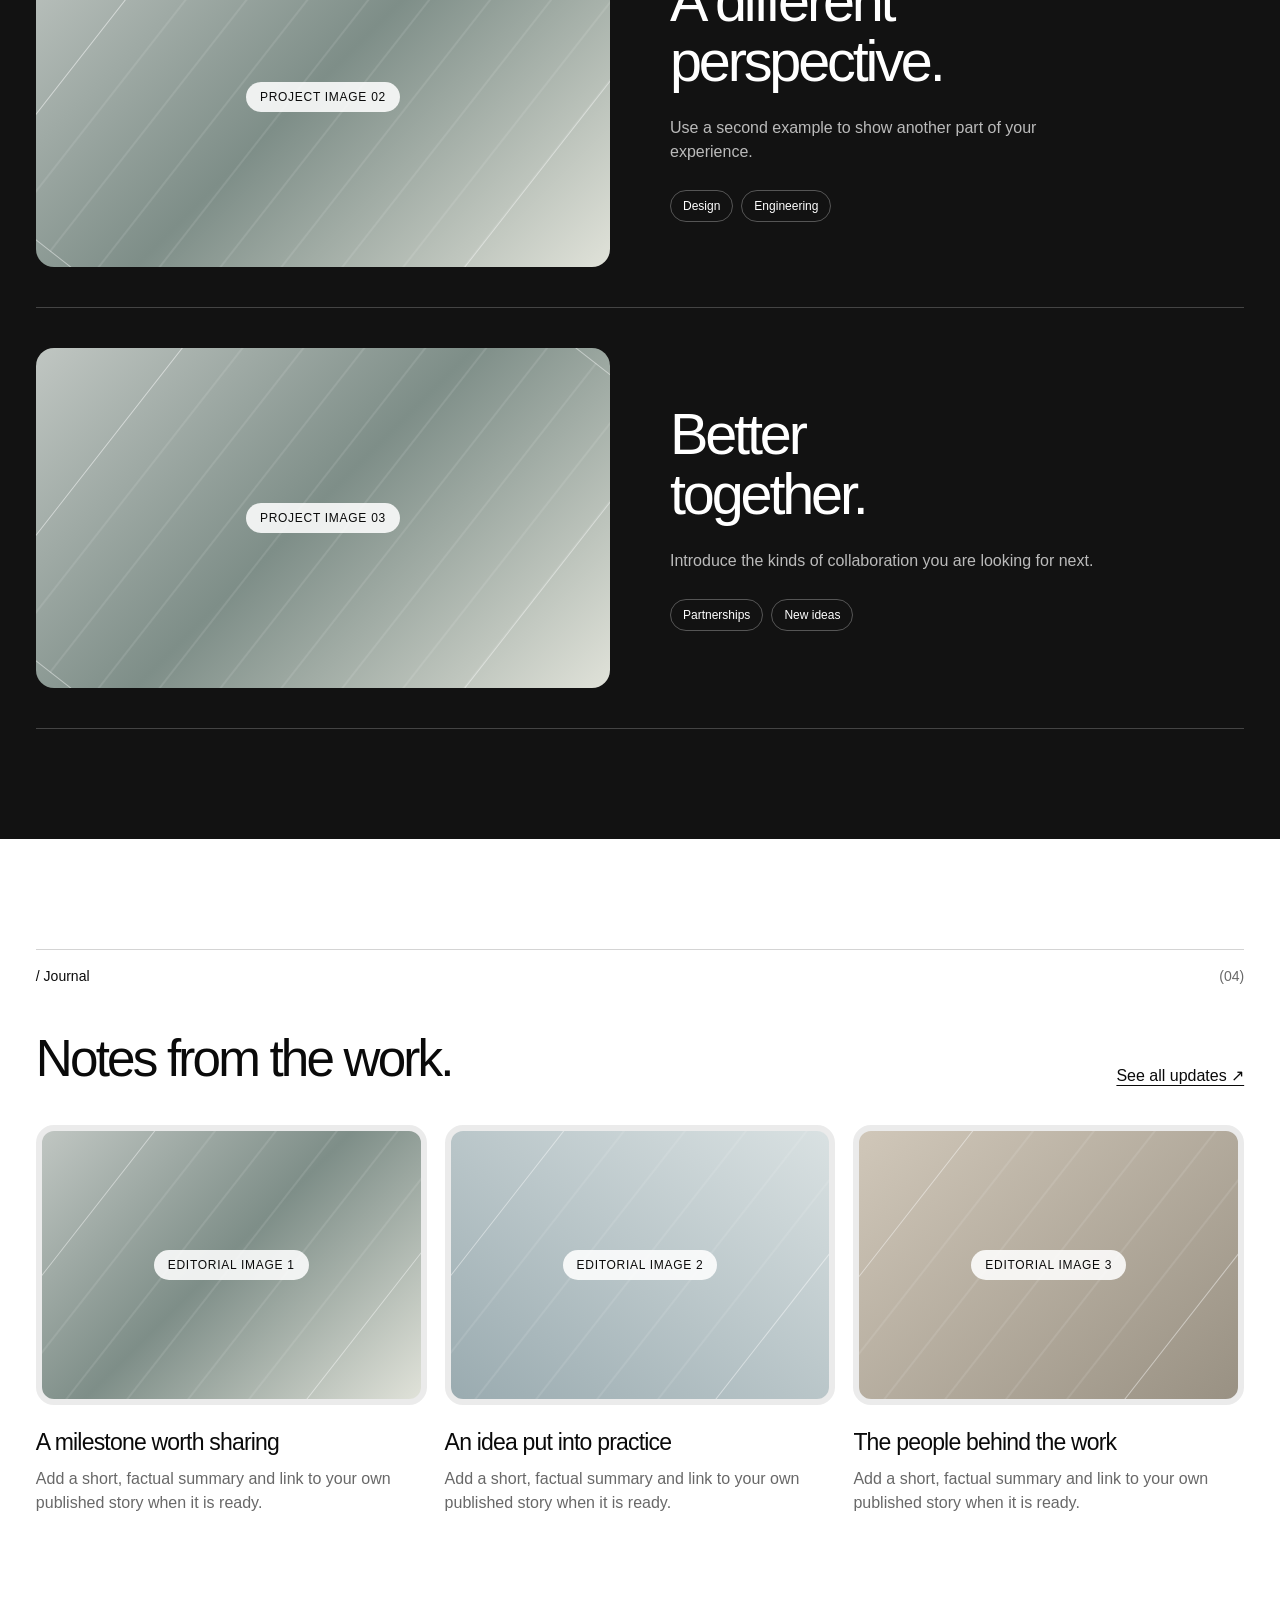
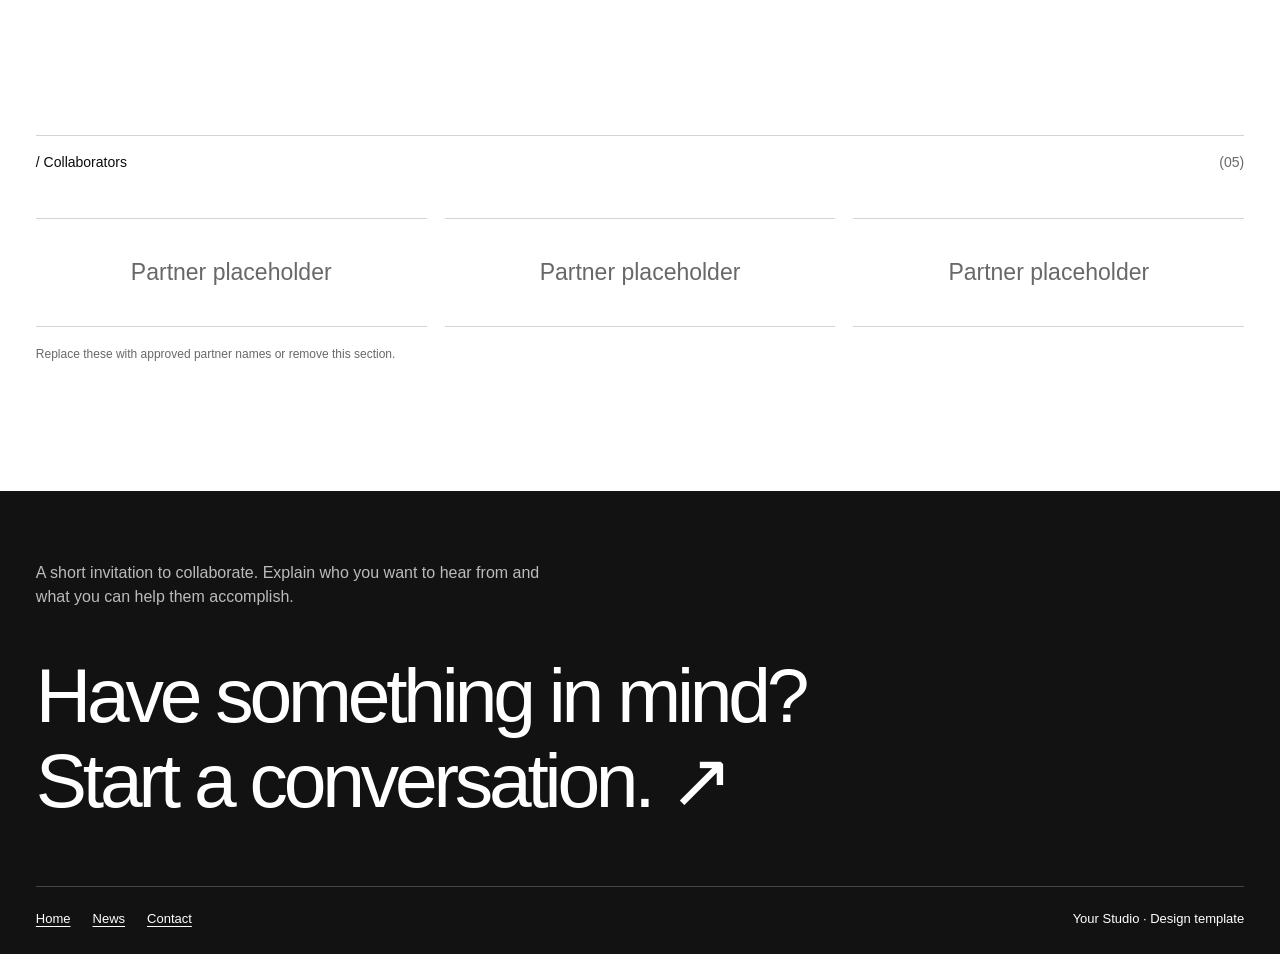
<file: web-templates/ouros-materials/index.html>
<!doctype html>
<html lang="en">
<head>
  <meta charset="utf-8">
  <meta name="viewport" content="width=device-width, initial-scale=1">
  <meta name="robots" content="noindex, nofollow">
  <meta name="referrer" content="no-referrer">
  <meta http-equiv="Content-Security-Policy" content="default-src 'none'; style-src 'self'; img-src 'self' data:; base-uri 'none'; form-action 'none'">
  <title>Home | Your Studio template</title>
  <link rel="stylesheet" href="styles.css">
</head>
<body>
<a class="skip" href="#main">Skip to content</a>
<header class="wrap topbar">
  <a class="brand" href="index.html">Your Studio /</a>
  <div class="navigation">
    <a href="index.html">Home</a><a href="news.html">News</a><a class="pill" href="contact.html">Contact</a>
    <details class="menu"><summary aria-label="Open navigation">+</summary><nav aria-label="Site navigation"><a href="index.html">Home</a><a href="news.html">News</a><a href="contact.html">Contact</a></nav></details>
  </div>
</header>
<main id="main">
<section class="hero wrap">
  <div class="hero-heading"><h1>Your Studio</h1><p>A clear statement about what you create and why it matters.</p></div>
  <div class="media hero-media" role="img" aria-label="Placeholder for your own your hero photograph or video"><span>Your hero photograph or video</span></div>
</section>
<section class="section wrap">
  <div class="section-label"><span>/ Introduction</span><span>(01)</span></div>
  <h2 class="statement"><strong>Make the big idea easy to understand.</strong> Introduce your work, the people it serves, and the change you want to make.</h2>
  <div class="tiles">
    <article class="tile"><h3>A clear purpose</h3><p>Describe the problem you care about in plain language.</p></article>
    <article class="tile"><h3>A thoughtful approach</h3><p>Explain what makes your way of working useful.</p></article>
    <article class="tile"><h3>Evidence that matters</h3><p>Use a concrete example from your own work.</p></article>
  </div>
</section>
<section class="section wrap">
  <div class="section-label"><span>/ Method</span><span>(02)</span></div>
  <div class="split"><div class="intro"><h2>From a question<br>to something useful.</h2><p>Use this space to explain your process. Keep the steps specific and show how they lead to an outcome.</p><a class="pill" href="contact.html">Explore an idea ↗</a></div>
  <ol class="steps">
    <li><span>01</span><div><h3>Listen first</h3><p>Learn what matters and identify the question to answer.</p></div></li>
    <li><span>02</span><div><h3>Make it tangible</h3><p>Develop an example that helps people see the possibilities.</p></div></li>
    <li><span>03</span><div><h3>Test the details</h3><p>Compare the idea with real constraints and available evidence.</p></div></li>
    <li><span>04</span><div><h3>Share the result</h3><p>Document the outcome and choose the next useful step.</p></div></li>
  </ol></div>
</section>
<section class="dark section"><div class="wrap">
  <div class="section-label"><span>/ Selected work</span><span>(03)</span></div>
  <article class="product"><div class="media " role="img" aria-label="Placeholder for your own project image 01"><span>Project image 01</span></div><div><h3>A project<br>with a purpose.</h3><p>Describe your first project, your contribution, and what you learned.</p><div class="tags"><span>Research</span><span>Development</span><span>Practice</span></div></div></article>
  <article class="product"><div class="media " role="img" aria-label="Placeholder for your own project image 02"><span>Project image 02</span></div><div><h3>A different<br>perspective.</h3><p>Use a second example to show another part of your experience.</p><div class="tags"><span>Design</span><span>Engineering</span></div></div></article>
  <article class="product"><div class="media " role="img" aria-label="Placeholder for your own project image 03"><span>Project image 03</span></div><div><h3>Better<br>together.</h3><p>Introduce the kinds of collaboration you are looking for next.</p><div class="tags"><span>Partnerships</span><span>New ideas</span></div></div></article>
</div></section>
<section class="section wrap">
  <div class="section-label"><span>/ Journal</span><span>(04)</span></div>
  <div class="section-heading"><h2>Notes from the work.</h2><a href="news.html">See all updates ↗</a></div>
  <div class="cards"><article class="card"><div class="media " role="img" aria-label="Placeholder for your own editorial image 1"><span>Editorial image 1</span></div><h3>A milestone worth sharing</h3><p>Add a short, factual summary and link to your own published story when it is ready.</p></article><article class="card"><div class="media " role="img" aria-label="Placeholder for your own editorial image 2"><span>Editorial image 2</span></div><h3>An idea put into practice</h3><p>Add a short, factual summary and link to your own published story when it is ready.</p></article><article class="card"><div class="media " role="img" aria-label="Placeholder for your own editorial image 3"><span>Editorial image 3</span></div><h3>The people behind the work</h3><p>Add a short, factual summary and link to your own published story when it is ready.</p></article></div>
</section>
<section class="section wrap">
  <div class="section-label"><span>/ Collaborators</span><span>(05)</span></div>
  <div class="partners"><span>Partner placeholder</span><span>Partner placeholder</span><span>Partner placeholder</span></div>
  <p class="template-note">Replace these with approved partner names or remove this section.</p>
</section>
</main>
<footer class="footer"><div class="wrap">
  <p>A short invitation to collaborate. Explain who you want to hear from and what you can help them accomplish.</p>
  <a class="footer-cta" href="contact.html">Have something in mind?<br>Start a conversation. ↗</a>
  <div class="footer-bottom"><nav aria-label="Footer"><a href="index.html">Home</a><a href="news.html">News</a><a href="contact.html">Contact</a></nav><span>Your Studio · Design template</span></div>
</div></footer>
</body>
</html>
</file>
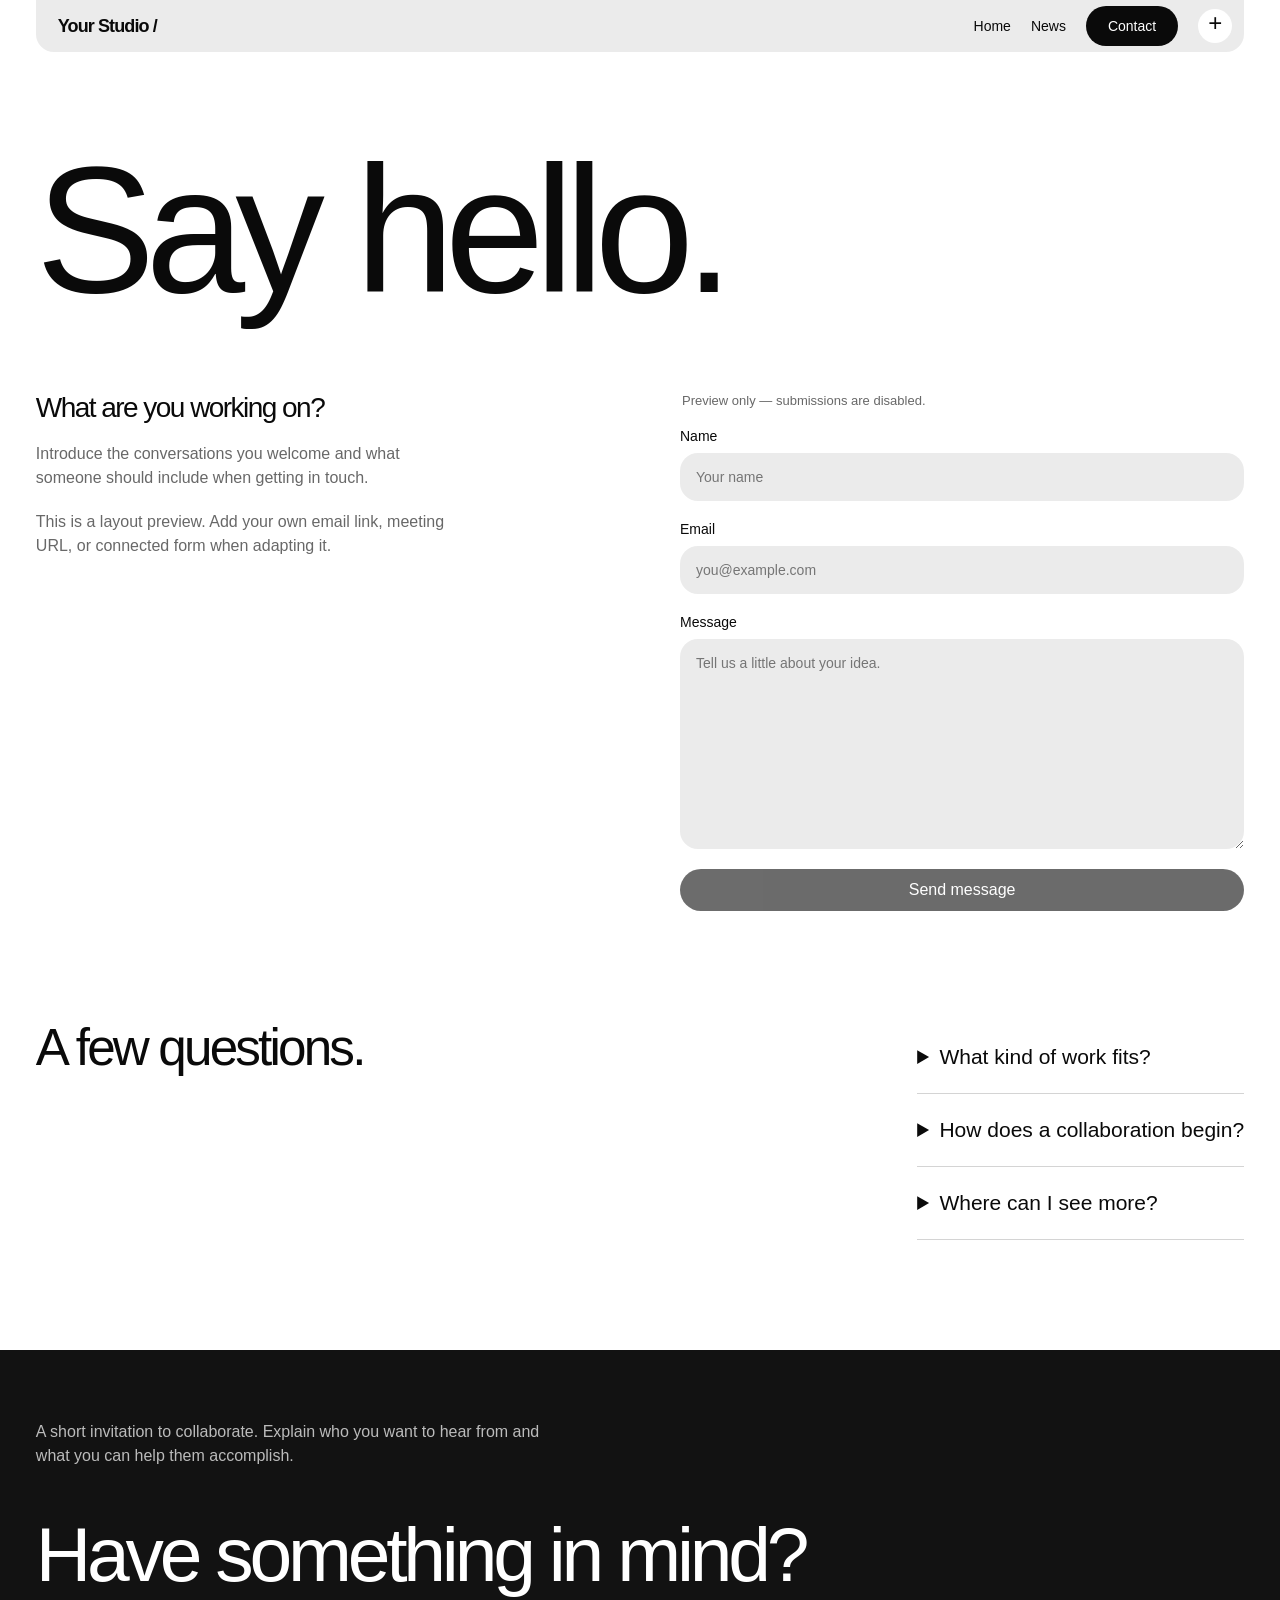
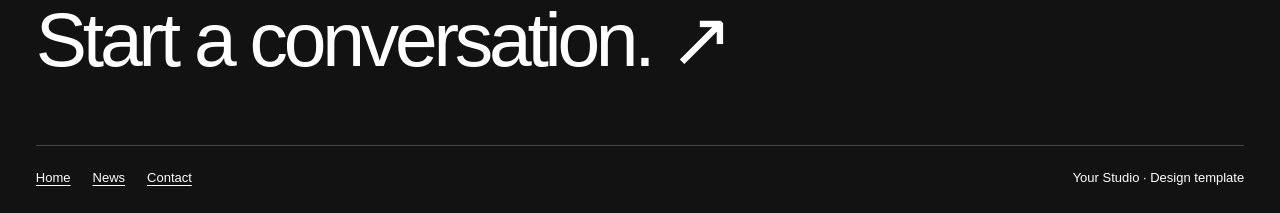
<file: web-templates/ouros-materials/contact.html>
<!doctype html>
<html lang="en">
<head>
  <meta charset="utf-8">
  <meta name="viewport" content="width=device-width, initial-scale=1">
  <meta name="robots" content="noindex, nofollow">
  <meta name="referrer" content="no-referrer">
  <meta http-equiv="Content-Security-Policy" content="default-src 'none'; style-src 'self'; img-src 'self' data:; base-uri 'none'; form-action 'none'">
  <title>Contact | Your Studio template</title>
  <link rel="stylesheet" href="styles.css">
</head>
<body>
<a class="skip" href="#main">Skip to content</a>
<header class="wrap topbar">
  <a class="brand" href="index.html">Your Studio /</a>
  <div class="navigation">
    <a href="index.html">Home</a><a href="news.html">News</a><a class="pill" href="contact.html">Contact</a>
    <details class="menu"><summary aria-label="Open navigation">+</summary><nav aria-label="Site navigation"><a href="index.html">Home</a><a href="news.html">News</a><a href="contact.html">Contact</a></nav></details>
  </div>
</header>
<main id="main">
<section class="wrap page-heading"><h1 class="page-title">Say hello.</h1></section>
<section class="wrap split" aria-label="Contact">
  <div class="contact-intro"><h2>What are you working on?</h2><p>Introduce the conversations you welcome and what someone should include when getting in touch.</p><p>This is a layout preview. Add your own email link, meeting URL, or connected form when adapting it.</p></div>
  <form aria-label="Contact form preview">
    <fieldset class="form-preview" disabled>
      <legend>Preview only — submissions are disabled.</legend>
      <label>Name<input name="name" autocomplete="name" placeholder="Your name"></label>
      <label>Email<input name="email" type="email" autocomplete="email" placeholder="you@example.com"></label>
      <label>Message<textarea name="message" placeholder="Tell us a little about your idea."></textarea></label>
      <button class="pill" type="button">Send message</button>
    </fieldset>
  </form>
</section>
<section class="section wrap"><div class="split"><h2>A few questions.</h2><div class="faq">
  <details><summary>What kind of work fits?</summary><p>Describe the projects you are well suited to and the information that helps you assess a request.</p></details>
  <details><summary>How does a collaboration begin?</summary><p>Explain the first conversation and how you agree on scope.</p></details>
  <details><summary>Where can I see more?</summary><p>Replace this with links to your own selected work or published material.</p></details>
</div></div></section>
</main>
<footer class="footer"><div class="wrap">
  <p>A short invitation to collaborate. Explain who you want to hear from and what you can help them accomplish.</p>
  <a class="footer-cta" href="contact.html">Have something in mind?<br>Start a conversation. ↗</a>
  <div class="footer-bottom"><nav aria-label="Footer"><a href="index.html">Home</a><a href="news.html">News</a><a href="contact.html">Contact</a></nav><span>Your Studio · Design template</span></div>
</div></footer>
</body>
</html>
</file>
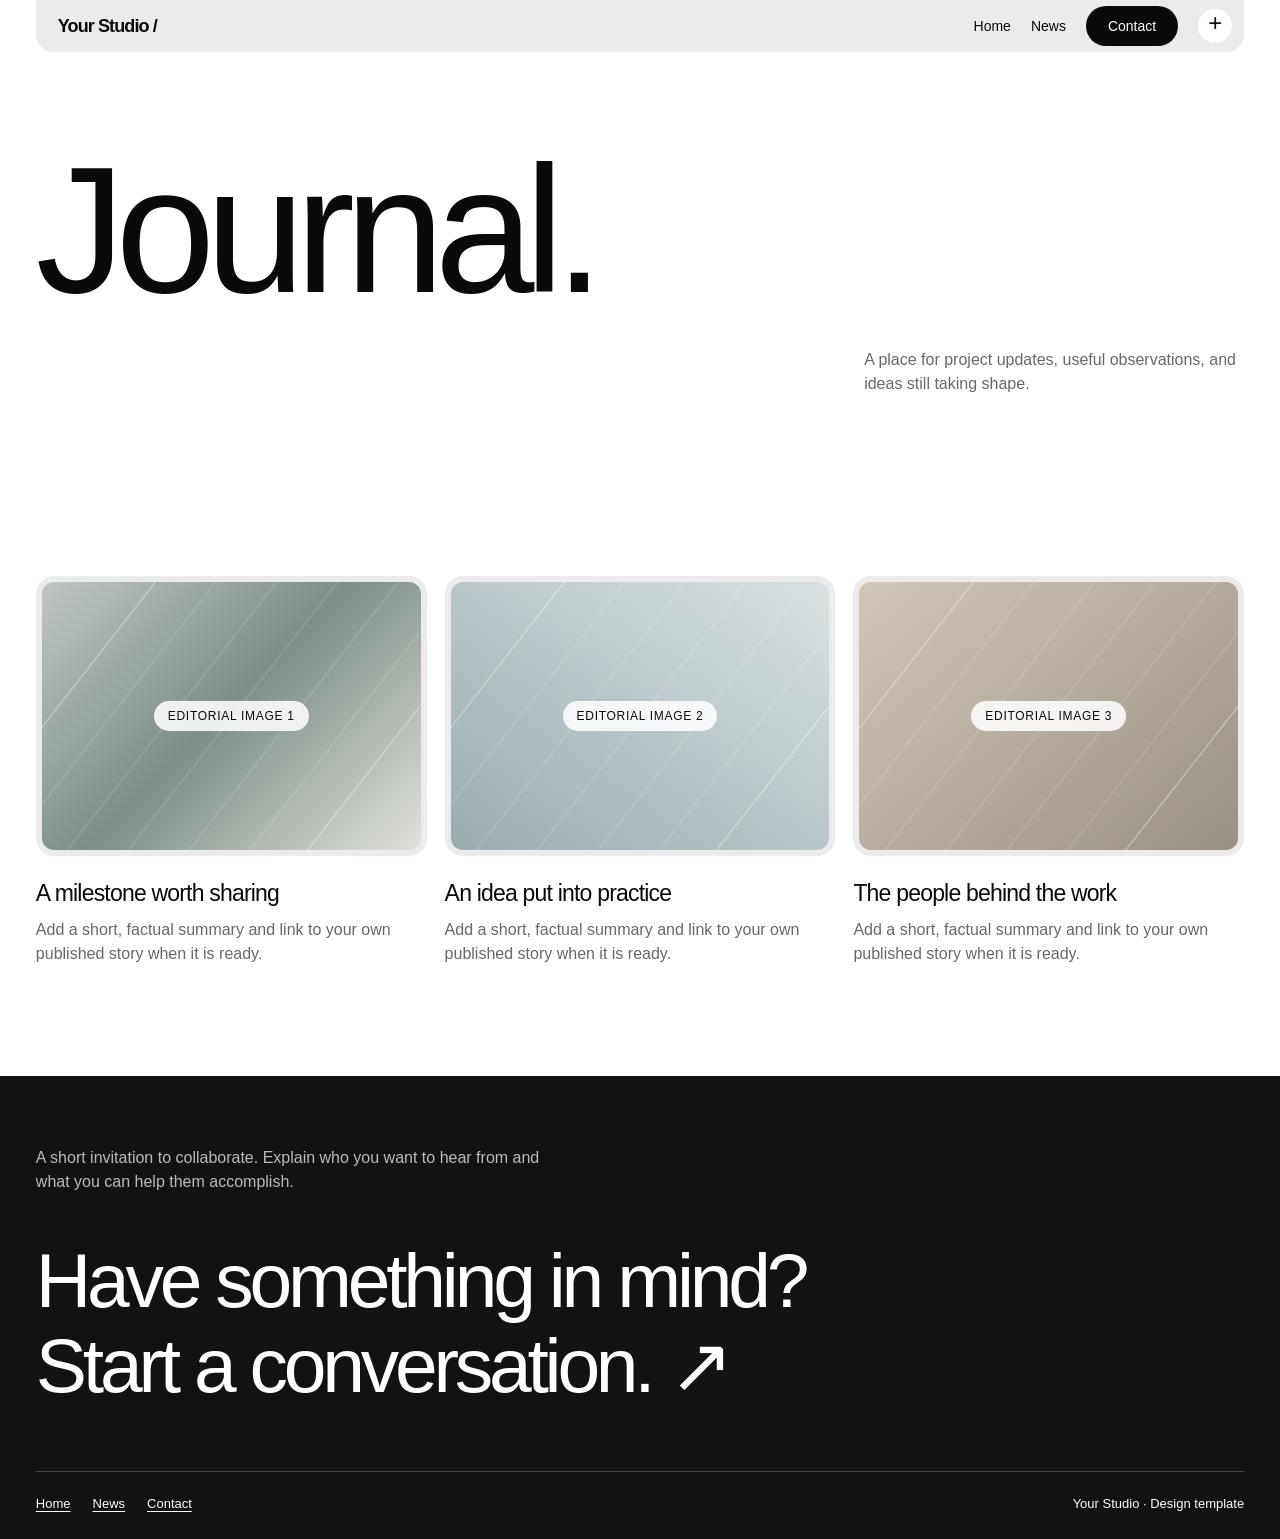
<file: web-templates/ouros-materials/news.html>
<!doctype html>
<html lang="en">
<head>
  <meta charset="utf-8">
  <meta name="viewport" content="width=device-width, initial-scale=1">
  <meta name="robots" content="noindex, nofollow">
  <meta name="referrer" content="no-referrer">
  <meta http-equiv="Content-Security-Policy" content="default-src 'none'; style-src 'self'; img-src 'self' data:; base-uri 'none'; form-action 'none'">
  <title>News | Your Studio template</title>
  <link rel="stylesheet" href="styles.css">
</head>
<body>
<a class="skip" href="#main">Skip to content</a>
<header class="wrap topbar">
  <a class="brand" href="index.html">Your Studio /</a>
  <div class="navigation">
    <a href="index.html">Home</a><a href="news.html">News</a><a class="pill" href="contact.html">Contact</a>
    <details class="menu"><summary aria-label="Open navigation">+</summary><nav aria-label="Site navigation"><a href="index.html">Home</a><a href="news.html">News</a><a href="contact.html">Contact</a></nav></details>
  </div>
</header>
<main id="main">
<section class="wrap page-heading"><h1 class="page-title">Journal.</h1><p>A place for project updates, useful observations, and ideas still taking shape.</p></section>
<section class="wrap section" aria-label="Recent updates"><div class="cards"><article class="card"><div class="media " role="img" aria-label="Placeholder for your own editorial image 1"><span>Editorial image 1</span></div><h3>A milestone worth sharing</h3><p>Add a short, factual summary and link to your own published story when it is ready.</p></article><article class="card"><div class="media " role="img" aria-label="Placeholder for your own editorial image 2"><span>Editorial image 2</span></div><h3>An idea put into practice</h3><p>Add a short, factual summary and link to your own published story when it is ready.</p></article><article class="card"><div class="media " role="img" aria-label="Placeholder for your own editorial image 3"><span>Editorial image 3</span></div><h3>The people behind the work</h3><p>Add a short, factual summary and link to your own published story when it is ready.</p></article></div></section>
</main>
<footer class="footer"><div class="wrap">
  <p>A short invitation to collaborate. Explain who you want to hear from and what you can help them accomplish.</p>
  <a class="footer-cta" href="contact.html">Have something in mind?<br>Start a conversation. ↗</a>
  <div class="footer-bottom"><nav aria-label="Footer"><a href="index.html">Home</a><a href="news.html">News</a><a href="contact.html">Contact</a></nav><span>Your Studio · Design template</span></div>
</div></footer>
</body>
</html>
</file>
<file: assets/analytics/choice.css>
.analytics-choice[hidden] { display: none; }
.analytics-choice { position: fixed; z-index: 10000; inset: auto 16px 16px; max-width: 560px; padding: 20px; border: 2px solid var(--analytics-accent, #175d36); border-radius: 12px; background: #fff; color: #17271d; box-shadow: 0 12px 40px #0004; font: 16px/1.5 Arial, sans-serif; }
.analytics-choice p { margin: 0 0 8px; color: inherit; font: inherit; }
.analytics-choice-link { display: inline-block; color: var(--analytics-accent, #175d36); font-weight: 700; }
.analytics-choice-actions { display: flex; flex-wrap: wrap; gap: 10px; margin-top: 14px; }
.analytics-choice button { min-height: 44px; padding: 8px 14px; border: 1px solid var(--analytics-accent, #175d36); border-radius: 7px; background: var(--analytics-accent, #175d36); color: #fff; font: 700 16px Arial, sans-serif; cursor: pointer; }
.analytics-choice button + button { background: #fff; color: var(--analytics-accent, #175d36); }
.analytics-choice :focus-visible { outline: 3px solid #163e98; outline-offset: 3px; }
@media (max-width: 600px) { .analytics-choice { inset: auto 8px 8px; max-width: none; } }
</file>
<file: dev/styles.css>
:root { color-scheme: light; --ink: #17243a; --muted: #5d6c82; --blue: #173f8a; --line: #d6dfea; --paper: #f7f8fa; }
* { box-sizing: border-box; }
body { margin: 0; color: var(--ink); background: var(--paper); font: 16px/1.65 Inter, ui-sans-serif, system-ui, -apple-system, sans-serif; }
a { color: var(--blue); text-underline-offset: .2em; }
:focus-visible { outline: 3px solid #5886d4; outline-offset: 4px; }
.skip { position: fixed; top: -5rem; left: 1rem; z-index: 100; padding: .7rem 1rem; background: white; }
.skip:focus { top: 1rem; }
.wrap { width: min(1200px, calc(100% - 3rem)); margin-inline: auto; }
.topbar { min-height: 88px; display: flex; align-items: center; justify-content: space-between; gap: 1rem; border-bottom: 1px solid var(--line); }
.brand { font-weight: 800; font-size: .95rem; letter-spacing: -.03em; text-decoration: none; }
.tag, .eyebrow { color: var(--blue); font-size: .7rem; font-weight: 800; letter-spacing: .14em; text-transform: uppercase; }
.tag { border: 1px solid var(--line); border-radius: 4px; padding: .3rem .6rem; }
.intro { padding: 4rem 0 2.7rem; max-width: 810px; }
h1 { margin: .6rem 0 1rem; font-size: clamp(2.7rem, 6vw, 5.2rem); line-height: 1.04; letter-spacing: -.065em; }
h2 { font-size: 1.2rem; letter-spacing: -.03em; }
h3 { margin: .5rem 0; font-size: clamp(1.7rem, 3vw, 2.6rem); line-height: 1.2; letter-spacing: -.045em; }
p { margin: .7rem 0; }
.lede { color: var(--muted); font-size: 1.1rem; max-width: 650px; }
section { margin-bottom: 3rem; }
.section-heading { display: flex; align-items: center; justify-content: space-between; border-bottom: 1px solid var(--line); margin-bottom: 1rem; }
.section-heading > span { color: var(--muted); font-size: .8rem; }
.feature-card { display: grid; grid-template-columns: 1fr 220px; align-items: center; gap: 3rem; padding: 2.5rem; border: 1px solid var(--line); border-radius: 8px; text-decoration: none; background: white; }
.feature-card p:not(.eyebrow) { color: var(--muted); max-width: 580px; }
.feature-card:hover { border-color: var(--blue); }
.text-link { display: inline-block; margin-top: 1.2rem; font-weight: 700; font-size: .9rem; }
.tile-art { display: grid; grid-template-columns: 1fr 1fr; gap: 5px; aspect-ratio: 1; transform: rotate(-6deg); }
.tile-art span { display: grid; place-items: center; background: #eaf0fa; color: var(--blue); font: 600 .8rem ui-monospace, monospace; border: 1px solid #b9cbe7; }
.tile-art span:last-child { background: var(--blue); color: white; }
.page-list { list-style: none; padding: 0; }
.page-list a { display: flex; justify-content: space-between; gap: 1rem; padding: 1.2rem 0; text-decoration: none; border-bottom: 1px solid var(--line); }
.page-list a:hover strong { text-decoration: underline; }
.page-list span { color: var(--muted); font-size: .85rem; }
.footnote, footer { color: var(--muted); font-size: .8rem; }
footer { padding-block: 2rem; border-top: 1px solid var(--line); margin-top: 3rem; }
.back { font-size: .85rem; font-weight: 650; }
.artwork-intro { padding-bottom: 1.4rem; }
.artwork-intro h1 { font-size: clamp(2.5rem, 5vw, 4.4rem); }
.viewer-stage { overflow: hidden; border: 1px solid #34435b; border-radius: 8px; background: #101722; color: #f4f7fc; }
.toolbar { display: flex; flex-wrap: wrap; align-items: center; gap: .5rem; padding: .8rem; border-bottom: 1px solid #34435b; }
button { min-height: 44px; padding: .55rem .9rem; border: 1px solid #526078; border-radius: 4px; background: #202d40; color: #f4f7fc; font-family: inherit; font-size: .85rem; font-weight: 650; line-height: 1.2; cursor: pointer; }
button:hover:not(:disabled) { background: #32435d; }
button:disabled { opacity: .45; cursor: default; }
.toolbar output { margin-left: auto; font: .8rem ui-monospace, monospace; padding: .5rem; }
#viewer { width: 100%; height: clamp(340px, 62vh, 760px); position: relative; touch-action: none; }
.viewer-stage:fullscreen { width: 100%; height: 100%; border: 0; border-radius: 0; display: flex; flex-direction: column; }
.viewer-stage:fullscreen #viewer { flex: 1; height: auto; min-height: 0; }
.viewer-stage:fullscreen .toolbar { flex-shrink: 0; }
.viewer-status { display: flex; align-items: center; flex-wrap: wrap; gap: .8rem; padding: .65rem 1rem; border-top: 1px solid #34435b; font-size: .8rem; color: #c2cee1; }
.viewer-status p { margin: 0; }
.viewer-status button { margin-left: auto; }
[hidden] { display: none !important; }
.help { color: var(--muted); font-size: .85rem; }
.stats { display: grid; grid-template-columns: repeat(3, 1fr); margin: 1.8rem 0; border-block: 1px solid var(--line); }
.stats div { padding: 1.1rem 0; }
.stats dt { color: var(--muted); font-size: .75rem; }
.stats dd { margin: .3rem 0 0; font-size: 1.15rem; font-weight: 700; letter-spacing: -.02em; }
.notes { max-width: 800px; }
.notes p { color: var(--muted); }
details { margin-block: 2rem; border-top: 1px solid var(--line); padding-top: 1rem; }
summary { cursor: pointer; font-weight: 700; }
details li { margin-block: .7rem; }
@media (max-width: 650px) {
  .wrap { width: calc(100% - 2rem); }
  .topbar { min-height: 72px; }
  .intro { padding-top: 2.5rem; }
  .feature-card { grid-template-columns: 1fr; padding: 1.5rem; }
  .tile-art { display: none; }
  .page-list a { flex-direction: column; gap: .2rem; }
  .stats { grid-template-columns: 1fr; }
  .stats div { padding-block: .7rem; }
  .toolbar { gap: .35rem; }
  .toolbar output { width: 100%; margin-left: 0; }
  button { padding-inline: .7rem; }
}
</file>
<file: web-templates/ouros-materials/styles.css>
:root {
  --ink: #0a0a0a;
  --muted: #686868;
  --paper: #fff;
  --panel: #ebebeb;
  --dark: #121212;
  --line: #d4d4d4;
  --radius: 18px;
  --gutter: clamp(16px, 2.8vw, 48px);
  font-family: Arial, Helvetica, sans-serif;
  color: var(--ink);
  background: var(--paper);
  font-synthesis: none;
}
* { box-sizing: border-box; }
body { margin: 0; }
a { color: inherit; text-underline-offset: .22em; }
a:hover { text-decoration: underline; }
:focus-visible { outline: 3px solid #2563eb; outline-offset: 5px; }
h1, h2, h3, p { margin: 0; }
h1, h2, h3 { font-weight: 400; letter-spacing: -.055em; line-height: 1.04; }
p { line-height: 1.5; }
.wrap { width: min(1500px, calc(100% - var(--gutter) * 2)); margin-inline: auto; }
.skip { position: absolute; top: -80px; background: white; padding: 12px; z-index: 10; }
.skip:focus { top: 10px; }
.topbar { display: flex; align-items: center; justify-content: space-between; min-height: 48px; padding: 6px 12px 6px 22px; border-radius: 0 0 var(--radius) var(--radius); background: var(--panel); }
.brand { font-size: 18px; font-weight: 700; letter-spacing: -.05em; text-decoration: none; }
.navigation { display: flex; align-items: center; gap: 20px; font-size: 14px; }
.navigation a { text-decoration: none; }
.pill { display: inline-flex; align-items: center; justify-content: center; border-radius: 100px; padding: 12px 22px; background: var(--ink); color: white; text-decoration: none; font: inherit; border: 0; }
.menu { position: relative; }
.menu summary { cursor: pointer; font-size: 24px; text-align: center; list-style: none; width: 34px; height: 34px; border-radius: 50%; background: white; }
.menu summary::-webkit-details-marker { display: none; }
.menu nav { position: absolute; right: 0; top: 45px; width: 180px; padding: 16px; background: var(--panel); border: 1px solid var(--line); border-radius: 12px; z-index: 5; display: grid; gap: 16px; }
.hero { padding-top: 90px; }
.hero-heading { display: flex; align-items: end; justify-content: space-between; gap: 40px; margin-bottom: 75px; }
.hero h1 { font-size: clamp(56px, 9vw, 140px); letter-spacing: -.065em; }
.hero-heading p { color: var(--muted); max-width: 300px; text-align: right; font-size: 18px; }
.media { display: grid; place-items: center; position: relative; overflow: hidden; min-height: 270px; border-radius: var(--radius); background: linear-gradient(135deg, #c0c6c2, #7e8e88 48%, #e0e2d9); }
.media::before { content: ''; position: absolute; width: 75%; height: 170%; border: 1px solid #ffffff70; transform: rotate(38deg); background: repeating-linear-gradient(90deg, transparent, transparent 46px, #ffffff35 47px, transparent 48px); }
.media span { position: relative; background: #ffffffdd; padding: 8px 14px; border-radius: 50px; font-size: 12px; letter-spacing: .06em; text-transform: uppercase; color: var(--ink); }
.hero-media { min-height: clamp(300px, 48vw, 680px); }
.section { padding-block: 110px; }
.section-label { display: flex; justify-content: space-between; border-top: 1px solid var(--line); padding-top: 18px; margin-bottom: 48px; font-size: 14px; }
.section-label span:last-child { color: var(--muted); }
.statement { font-size: clamp(30px, 4vw, 58px); max-width: 1100px; color: var(--muted); margin-bottom: 50px; }
.statement strong { font-weight: inherit; color: var(--ink); }
.tiles, .cards, .partners { display: grid; grid-template-columns: repeat(3, 1fr); gap: 18px; }
.tile { background: var(--panel); padding: 32px; border-radius: var(--radius); min-height: 230px; display: flex; flex-direction: column; justify-content: space-between; gap: 24px; }
.tile h3 { font-size: 28px; }
.tile p, .card p { color: var(--muted); }
.split { display: grid; grid-template-columns: 1fr 1fr; gap: 80px; }
.split h2, .section h2 { font-size: clamp(34px, 4vw, 56px); }
.intro p { color: var(--muted); margin-block: 24px; max-width: 430px; }
.steps { list-style: none; padding: 0; margin: 0; }
.steps li { display: grid; grid-template-columns: 32px 1fr; gap: 18px; padding: 28px 0; border-top: 1px solid var(--line); }
.steps h3 { font-size: 25px; margin-bottom: 12px; }
.steps p { color: var(--muted); }
.dark { background: var(--dark); color: white; }
.dark .section-label { border-color: #444; }
.dark .section-label span:last-child { color: #b4b4b4; }
.product { display: grid; grid-template-columns: 1fr 1fr; gap: 60px; align-items: center; padding-block: 40px; border-bottom: 1px solid #444; }
.product h3 { font-size: clamp(36px, 4.5vw, 66px); margin-bottom: 24px; }
.product p { color: #bbb; max-width: 450px; }
.product .media { min-height: 340px; }
.tags { display: flex; flex-wrap: wrap; gap: 8px; margin-top: 26px; }
.tags span { border: 1px solid #555; padding: 8px 12px; border-radius: 100px; font-size: 12px; }
.section-heading { display: flex; justify-content: space-between; align-items: end; gap: 30px; margin-bottom: 40px; }
.card { min-width: 0; }
.card h3 { font-size: 23px; margin: 26px 0 12px; letter-spacing: -.035em; }
.card .media { min-height: 280px; border: 6px solid var(--panel); }
.card:nth-child(2) .media { background: linear-gradient(35deg, #9aabb0, #d9e1e2); }
.card:nth-child(3) .media { background: linear-gradient(140deg, #d0c7b9, #999183); }
.partners span { padding: 40px 20px; border-block: 1px solid var(--line); text-align: center; color: var(--muted); font-size: 23px; }
.footer { background: var(--dark); color: white; padding-block: 70px 28px; }
.footer p { max-width: 540px; color: #bbb; }
.footer-cta { display: block; font-size: clamp(38px, 6vw, 84px); line-height: 1.1; letter-spacing: -.055em; margin: 44px 0 64px; text-decoration: none; }
.footer-bottom { display: flex; justify-content: space-between; gap: 25px; border-top: 1px solid #444; padding-top: 24px; font-size: 13px; }
.footer-bottom nav { display: flex; flex-wrap: wrap; gap: 22px; }
.page-title { font-size: clamp(70px, 14vw, 200px); }
.page-heading { padding-block: 85px 70px; }
.page-heading p { max-width: 380px; color: var(--muted); margin: 25px 0 0 auto; }
.contact-intro h2 { font-size: 28px; }
.contact-intro p { max-width: 410px; margin-top: 20px; color: var(--muted); }
.form-preview { border: 0; padding: 0; margin: 0; min-width: 0; }
.form-preview legend { font-size: 13px; color: var(--muted); margin-bottom: 20px; }
label { display: block; font-size: 14px; margin-bottom: 20px; }
input, textarea { display: block; width: 100%; margin-top: 9px; padding: 16px; border: 0; border-radius: var(--radius); background: var(--panel); color: var(--ink); font: inherit; }
textarea { min-height: 210px; resize: vertical; }
.form-preview button { width: 100%; opacity: .6; }
.faq { max-width: 900px; margin-left: auto; }
.faq details { border-bottom: 1px solid var(--line); padding: 24px 0; }
.faq summary { cursor: pointer; font-size: 21px; }
.faq p { color: var(--muted); margin-top: 16px; }
.template-note { font-size: 12px; color: var(--muted); padding-block: 18px; }
@media (max-width: 800px) {
  .hero { padding-top: 52px; }
  .hero-heading { display: block; margin-bottom: 48px; }
  .hero-heading p { text-align: left; margin-top: 26px; }
  .hero h1 { font-size: clamp(48px, 10vw, 78px); }
  .section { padding-block: 72px; }
  .split, .product { grid-template-columns: 1fr; gap: 40px; }
  .tiles, .cards { grid-template-columns: 1fr; gap: 38px; }
  .partners { grid-template-columns: 1fr; gap: 0; }
  .navigation > a { display: none; }
  .topbar { padding-inline: 18px; }
  .section-heading { display: block; }
  .section-heading > a { display: inline-block; margin-top: 22px; }
  .page-heading { padding-block: 58px; }
  .page-heading p { margin-left: 0; }
  .footer-bottom { flex-direction: column; }
}
</file>
